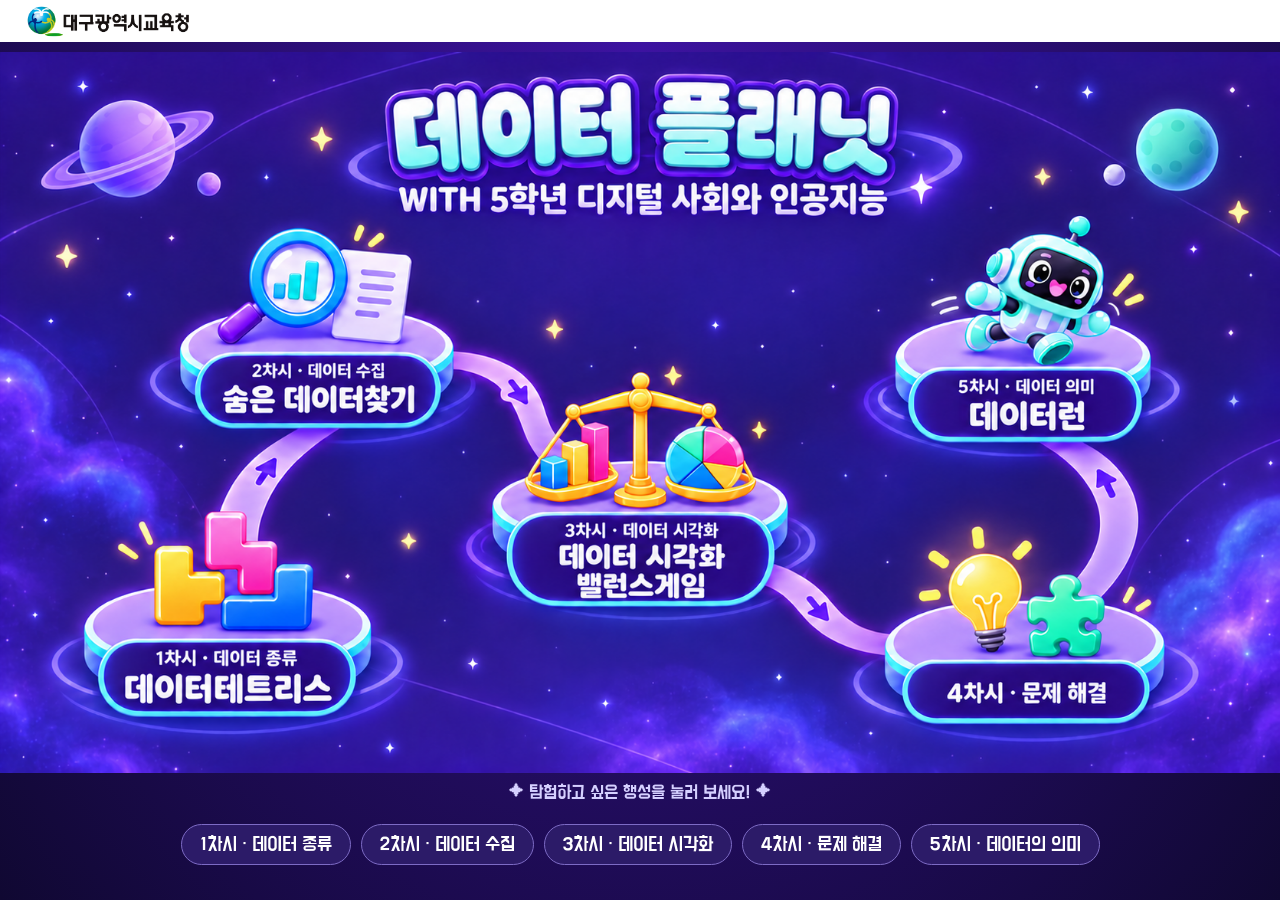
<file: index.html>
<!doctype html>
<html lang="ko"><head><meta charset="utf-8"><meta name="viewport" content="width=device-width,initial-scale=1"><title>데이터 플래닛 · 데이터로 바라보는 세상</title><link rel="stylesheet" href="portal.css?v=20261028-4"></head>
<body><div class="education-bar"><img src="assets/daegu-education.png" alt="대구광역시교육청"></div><main id="home"><h1 class="sr">데이터 플래닛 WITH 5학년 디지털 사회와 인공지능</h1><div class="planet-map"><img src="assets/main-grade5.png" alt="우주를 여행하며 데이터 종류, 수집, 시각화, 문제 해결, 데이터의 의미를 배우는 데이터 플래닛" width="1671" height="941"><a class="planet p1" href="#/1/1" aria-label="1차시 데이터 종류: 데이터 분류하기, 데이터 테트리스"><span>1차시 시작 →</span></a><a class="planet p2" href="#/2/1" aria-label="2차시 데이터 수집: 숨은 데이터 찾기"><span>2차시 시작 →</span></a><a class="planet p3" href="#/3/1" aria-label="3차시 데이터 시각화: 밸런스게임"><span>3차시 시작 →</span></a><a class="planet p4" href="#/4/1" aria-label="4차시 문제 해결: 교과서 활동과 디지털 도구"><span>4차시 시작 →</span></a><a class="planet p5" href="#/5/1" aria-label="5차시 데이터의 의미: 데이터런"><span>5차시 시작 →</span></a></div><p class="map-help">✦ 탐험하고 싶은 행성을 눌러 보세요! ✦</p><nav class="lesson-shortcuts" aria-label="차시 선택"><a href="#/1/1">1차시 · 데이터 종류</a><a href="#/2/1">2차시 · 데이터 수집</a><a href="#/3/1">3차시 · 데이터 시각화</a><a href="#/4/1">4차시 · 문제 해결</a><a href="#/5/1">5차시 · 데이터의 의미</a></nav></main>
<section id="workspace" hidden><header class="portal-header"><a class="brand" href="#">✦ 데이터 플래닛</a><nav id="lessons" aria-label="차시 메뉴"></nav><button id="fullscreen" aria-label="활동 전체 화면">⛶ 전체 화면</button></header><div class="activity-bar"><div><span id="lesson-label"></span><h2 id="activity-title"></h2></div><nav id="activities" aria-label="차시별 활동"></nav></div><div id="activity-host"></div><footer class="activity-footer"><button id="previous">← 이전 활동</button><span id="position" aria-live="polite"></span><button id="next">다음 활동 →</button></footer></section><script src="portal.js?v=20261028-5"></script></body></html>
</file>
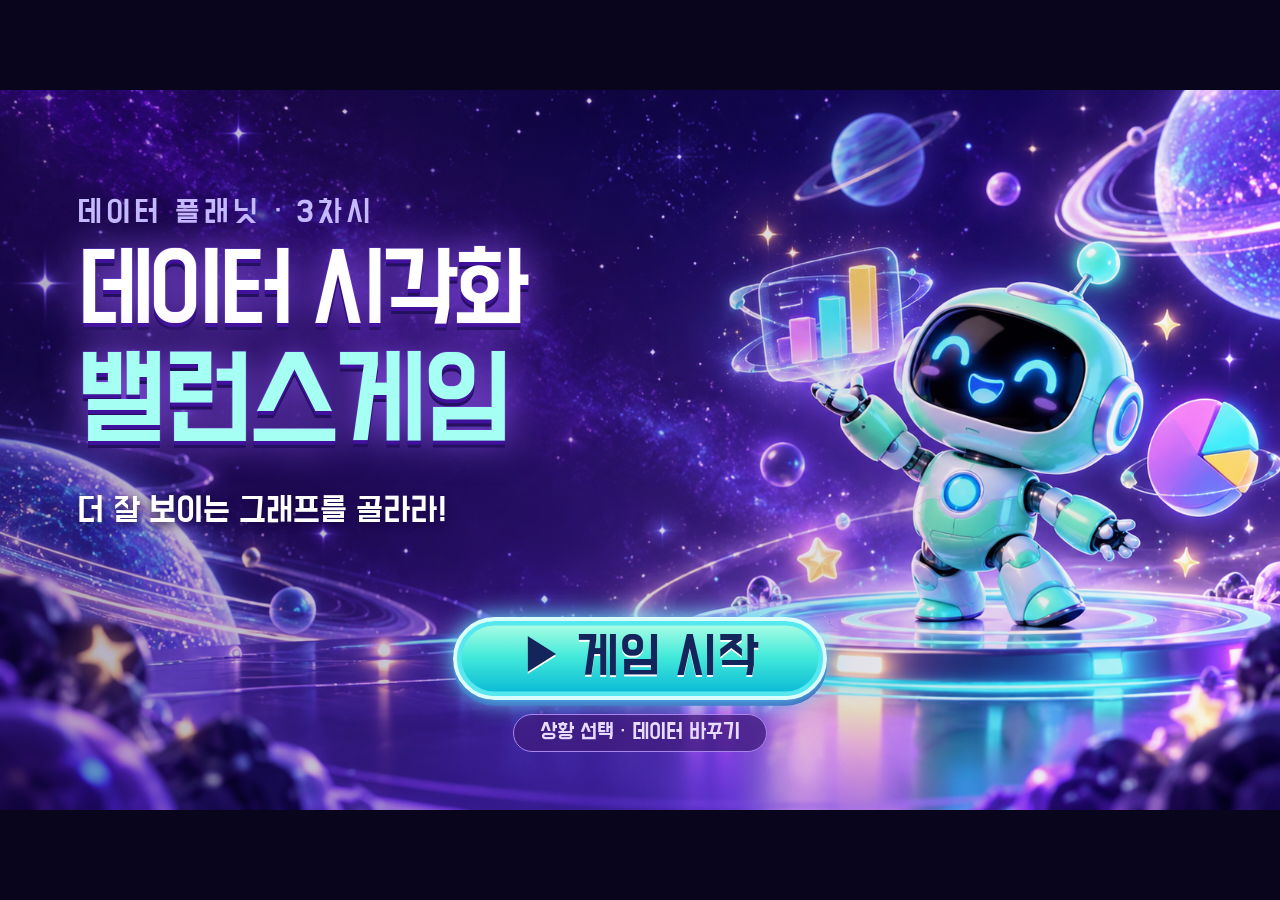
<file: activities/data-planet-balance-game/index.html>
<!doctype html><html lang="ko"><head><meta charset="utf-8"><meta name="viewport" content="width=device-width,initial-scale=1"><title>데이터 플래닛 · 밸런스게임</title><link rel="stylesheet" href="style.css?v=20261028-cloud2"></head><body><main id="stage">
<section id="home" class="screen home"><div class="home-copy"><p class="chapter">데이터 플래닛 · 3차시</p><h1>데이터 시각화<br><span>밸런스게임</span></h1><p class="subtitle">더 잘 보이는 그래프를 골라라!</p></div><div class="home-actions"><button id="launch" class="start">▶ 게임 시작</button><button id="settings" class="quiet">상황 선택 · 데이터 바꾸기</button></div></section>
<section id="intro" class="screen intro" hidden><p class="chapter">탐험 준비!</p><h2>같은 데이터, 두 가지 표현</h2><div class="instructions"><div><b>01</b><p>상황을 읽어요.</p></div><div><b>02</b><p>더 잘 전달하는<br>그래프를 눌러요.</p></div><div><b>03</b><p>결승에서 나의<br>챔피언을 골라요!</p></div></div><p class="intro-note">정답보다 중요한 건, 내가 선택한 이유!</p><button id="ready" class="start">준비 완료! 출발 →</button></section>
<section id="game" class="screen game" hidden><header class="game-top"><button id="homeBtn" class="icon" aria-label="시작 화면으로">⌂</button><span id="round"></span><span id="progress"></span><button id="fullscreen" class="icon" aria-label="전체 화면">⛶</button></header><div class="situation"><span id="topic"></span><h2 id="question"></h2></div><div id="cards" class="cards"></div></section>
<section id="result" class="screen result" hidden></section></main><div class="rotate">↻ 태블릿을 가로로 돌리면 더 크게 보여요.</div>
<dialog id="setup"><h2>탐험할 상황 선택</h2><div id="scenarios"></div><details><summary>선택한 상황의 데이터 바꾸기</summary><form id="editForm"><p>한 줄에 ‘항목, 값’ · 3~10개 · 1~100의 정수</p><textarea id="input" rows="6" aria-label="항목과 값"></textarea><p id="error" role="alert"></p><button class="small-button" type="submit">데이터 적용</button></form></details><button id="closeSetup" class="small-button">완료</button></dialog>
<dialog id="reflection"><h2>내 선택 이야기하기</h2><p id="feedback"></p><label for="reason">이 그래프를 고른 이유는?</label><textarea id="reason" rows="3" placeholder="나는 …을 알기 쉬워서 골랐어요."></textarea><button id="download" class="small-button">기록 저장</button><button id="closeReflection" class="small-button">닫기</button></dialog><script src="app.js?v=20261028-cloud2"></script></body></html>
</file>
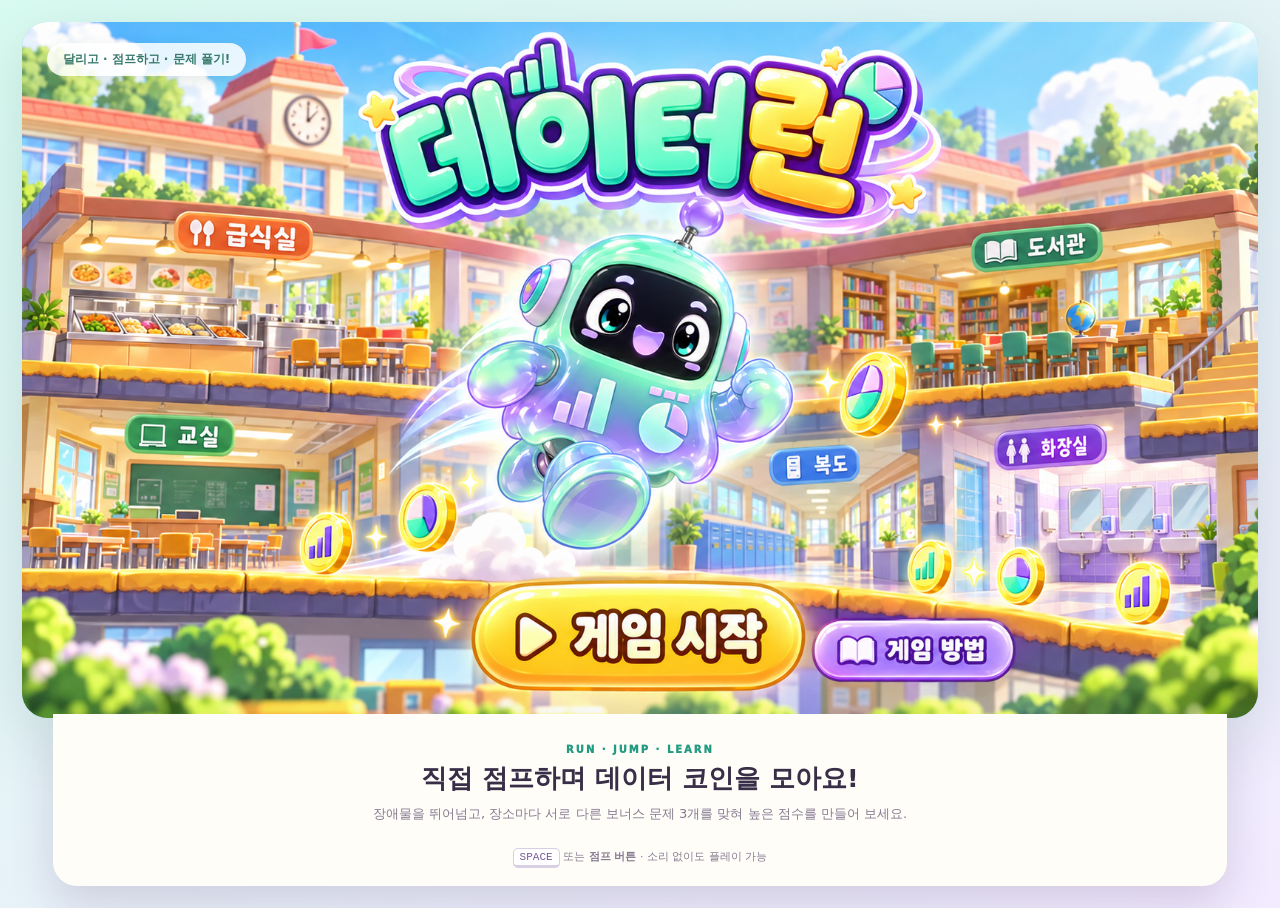
<file: activities/data-run/index.html>
<!doctype html>
<html lang="ko">
<head>
  <meta charset="utf-8">
  <meta name="viewport" content="width=device-width,initial-scale=1,viewport-fit=cover,user-scalable=no">
  <meta name="theme-color" content="#63d4bd">
  <meta name="description" content="로봇과 직접 달리고 점프하며 보너스 데이터 문제를 푸는 학교 러닝 게임">
  <title>데이터 런 — 점프! 달리기! 데이터!</title>
  <link rel="icon" href="favicon.svg" type="image/svg+xml">
  <link rel="stylesheet" href="style.css?v=15"><link rel="stylesheet" href="runner-extra.css?v=20261028-bricks">
  <link rel="preload" href="assets/start-screen.png" as="image">
</head>
<body>
<main id="app">
  <section id="home" class="home" aria-labelledby="home-title">
    <h1 id="home-title" class="sr-only">데이터 런</h1>
    <div class="hero">
      <img class="hero-art" src="assets/start-screen.png" width="1672" height="941" alt="민트색 로봇이 학교를 달리는 데이터 런">
      <button id="start" class="hotspot start-hotspot" aria-label="게임 시작"></button>
      <button id="help" class="hotspot help-hotspot" aria-label="게임 방법"></button>
      <span class="hero-badge">달리고 · 점프하고 · 문제 풀기!</span>
    </div>
    <div class="home-panel">
      <div><span class="eyebrow">RUN · JUMP · LEARN</span><h2>직접 점프하며 데이터 코인을 모아요!</h2><p>장애물을 뛰어넘고, 장소마다 서로 다른 보너스 문제 3개를 맞혀 높은 점수를 만들어 보세요.</p></div>
      <p class="home-tip"><kbd>SPACE</kbd> 또는 <b>점프 버튼</b> · 소리 없이도 플레이 가능</p>
    </div>
  </section>

  <section id="game" class="game-screen" hidden aria-label="데이터 런 달리기 게임">
    <header class="game-header">
      <button id="home-button" class="brand" aria-label="시작 화면으로">데이터<span>런</span><small>DATA RUN</small></button>
      <div class="hud">
        <div class="hud-cell"><small>점수</small><b id="score">0</b></div>
        <div class="hud-cell"><small>코인</small><b><span aria-hidden="true">●</span> <span id="coins">0</span></b></div>
        <div class="hud-cell hearts" aria-label="남은 체력"><small>체력</small><b id="hearts">♥♥♥</b></div>
        <button id="pause" class="icon-btn" aria-label="일시정지">Ⅱ</button>
      </div>
    </header>

    <div class="run-progress"><span id="stage-text">급식실 · 속도 1단계</span><div><i id="run-progress-fill"></i></div><b id="bonus-count">00:00</b></div>

    <div id="scene" class="scene" aria-label="로봇이 달리는 게임 화면">
      <div id="world" class="world"></div><div class="far-clouds"></div><div id="wind" class="wind"></div>
      <div id="theme-banner" class="theme-banner"><small>첫 번째 장소</small><b>🍽️ 급식실</b></div>
      <div id="objects" class="objects" aria-hidden="true"></div>
      <div id="runner" class="runner"><div class="runner-shadow"></div><div id="robot" class="robot" role="img" aria-label="달리는 민트색 로봇"></div></div>
      <div id="floating-score" class="floating-score" aria-live="polite"></div>
      <div id="countdown" class="countdown" aria-live="assertive"></div>
      <div class="road-line"></div>
      <div class="scene-message" id="scene-message">화면이나 점프 버튼을 눌러 장애물을 뛰어넘어요!</div>
      <button id="jump" class="jump-button" aria-label="점프"><span>↑</span><b>점프!</b><small>SPACE</small></button>
    </div>

    <div class="runner-guide"><span><i class="mini-coin">●</i> 데이터 코인은 점수</span><span><i class="mini-obstacle">▲</i> 장애물은 점프로 통과</span><span><i class="mini-bonus">?</i> 퀴즈 정답은 코인 +20~50</span></div>
  </section>

  <section id="results" class="results" hidden aria-labelledby="results-title">
    <div class="result-mascot" aria-hidden="true"></div><span class="eyebrow">RUN COMPLETE!</span>
    <h1 id="results-title">달리기 완료!</h1><p id="result-message"></p>
    <div class="result-score"><small>최종 점수</small><b id="result-score">0</b></div>
    <div class="result-stats"><div><span>모은 코인</span><b id="result-coins">0</b></div><div><span>보너스 정답</span><b id="result-correct">0 / 0</b></div><div><span>달린 거리</span><b id="result-distance">0m</b></div></div>
    <div class="result-actions"><button id="replay" class="primary">↻ 다시 플레이</button><button id="result-home" class="secondary">시작 화면</button></div>
    <div id="review" class="review"></div>
  </section>
</main>

<dialog id="help-dialog" class="modal">
  <button class="close" id="close-help" aria-label="게임 방법 닫기">×</button><span class="eyebrow">HOW TO PLAY</span><h2>달리기는 이렇게 해요!</h2>
  <ol class="howto"><li><span>1</span><div><b>캐릭터는 자동으로 달려요</b><p>길 위의 데이터 코인에 닿으면 점수가 올라가요.</p></div></li><li><span>2</span><div><b>점프해서 장애물을 넘어요</b><p>화면·점프 버튼을 클릭하거나 <kbd>SPACE</kbd>·<kbd>↑</kbd>를 눌러요. 공중에서 한 번 더 누르면 2단 점프!</p></div></li><li><span>3</span><div><b>보너스 문제를 맞혀요</b><p>달리다 문제가 나오면 알맞은 답을 골라 코인 20~50개를 받아요.</p></div></li></ol>
  <div class="learning-tip"><b>수치형 데이터</b>는 숫자로 나타낼 수 있고, <b>범주형 데이터</b>는 종류로 나뉘어요.</div><button id="help-start" class="primary wide">알겠어요! 달리기 시작 ▶</button>
</dialog>

<dialog id="bonus-dialog" class="modal bonus-modal">
  <div class="bonus-badge">★ BONUS TIME ★</div><p class="bonus-number" id="bonus-number"></p><span class="question-kind" id="question-kind"></span><h2 id="question" tabindex="-1"></h2><p class="prompt" id="prompt"></p><p class="quiz-reward">정답: 코인 +20~50 · 오답: 코인 -20</p>
  <div id="choices" class="choices" aria-label="답 선택"></div>
  <div id="feedback" class="feedback" hidden><b id="feedback-title"></b><p id="feedback-text"></p><button id="continue" class="primary wide">계속 달리기 ▶</button></div>
</dialog>

<dialog id="pause-dialog" class="modal pause-modal"><div class="pause-symbol">Ⅱ</div><h2>잠깐 쉬어 가요</h2><p>준비되면 다시 달려요.</p><button id="resume" class="primary wide">계속 달리기 ▶</button><button id="pause-home" class="text-btn wide">시작 화면으로</button></dialog>

<script src="questions.js"></script><script src="game-core.js?v=14"></script><script src="app.js?v=14"></script>
</body>
</html>
</file>
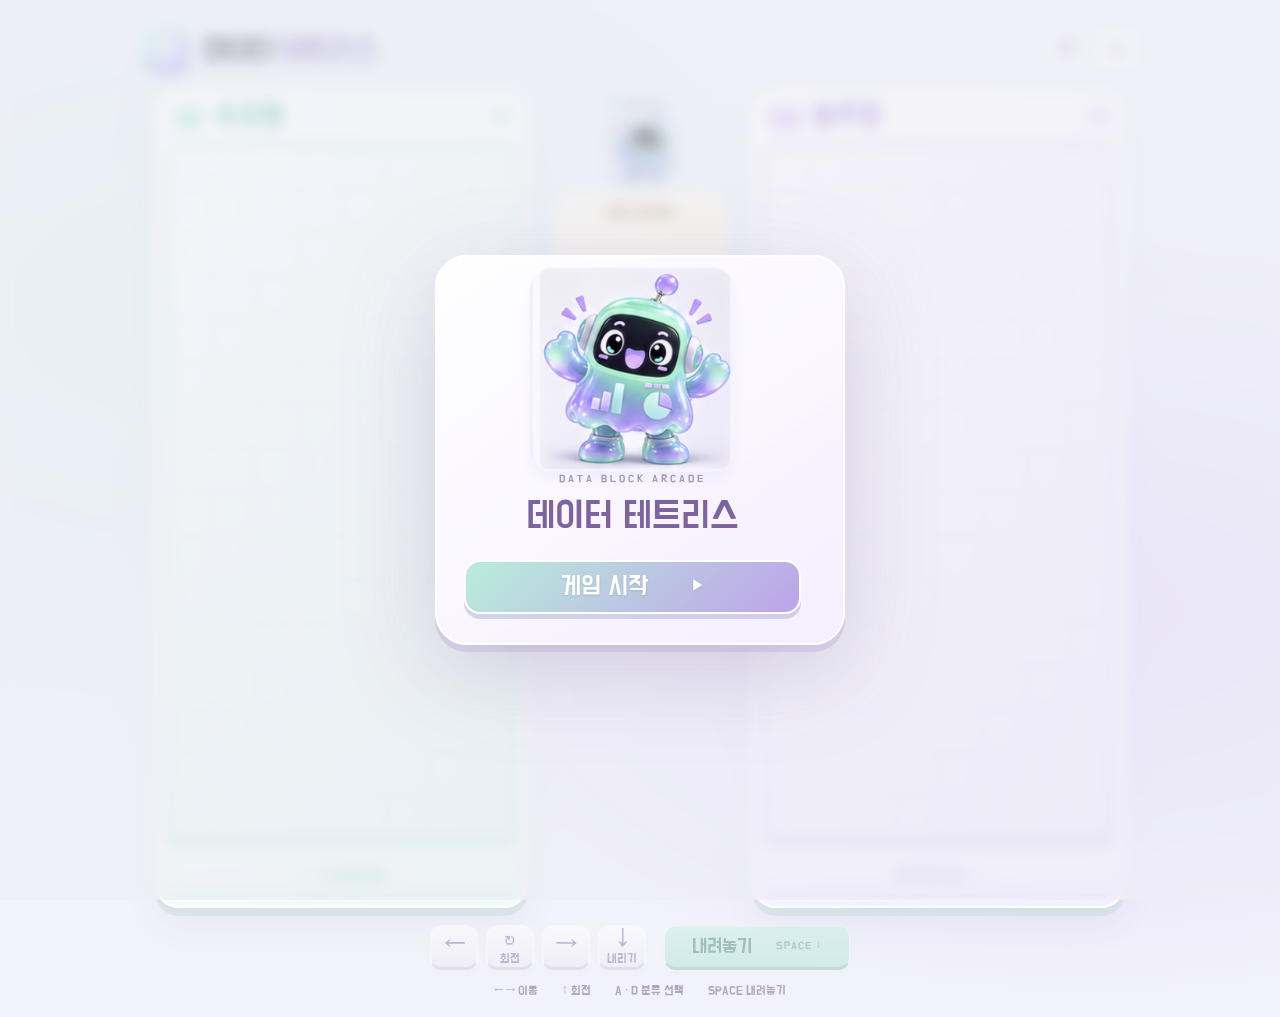
<file: activities/data-tetris-explorers/index.html>
<!doctype html><html lang="ko"><head><meta charset="utf-8"><meta name="viewport" content="width=device-width,initial-scale=1,viewport-fit=cover"><title>데이터 테트리스</title><link rel="stylesheet" href="style.css"></head><body><main class="arcade" id="game-root"><header><div class="logo"><i>▦</i><h1>데이터 <span>테트리스</span></h1></div><div class="top-buttons"><button id="pause" aria-label="일시정지" disabled>Ⅱ</button><button id="reset" aria-label="다시 시작">↻</button></div></header><div class="game-layout">
<section class="well mint"><div class="well-title"><span class="type-icon">123</span><h2>수치형</h2><span class="well-number">01</span></div><div class="board" id="board0" aria-label="수치형 테트리스 판"><div class="grid"></div><div class="pieces"></div></div><button class="choose" data-board="0">← 수치형으로</button></section>
<aside class="dashboard"><div class="status-top"><i></i><span id="status">READY</span></div><div class="mascot" id="mascot" role="img" aria-label="민트색 로봇"></div><div class="speech" id="speech" aria-live="polite">준비됐어?</div><div class="current-card" id="current-card"><span id="current-title">먼저 골라줘!</span><div id="current-shape" class="current-shape"></div><strong id="current-text">?</strong><div class="choice-arrows">← 수치형 · 범주형 →</div></div><div class="score-box"><span>SCORE</span><strong id="score">0000</strong><div class="mini-stats"><div><span>LEVEL</span><b id="level">01</b></div><div><span>LINES</span><b id="lines">00</b></div></div></div><div class="chain" id="chain">✦ LET’S PLAY ✦</div></aside>
<section class="well lilac"><div class="well-title"><span class="type-icon">가나다</span><h2>범주형</h2><span class="well-number">02</span></div><div class="board" id="board1" aria-label="범주형 테트리스 판"><div class="grid"></div><div class="pieces"></div></div><button class="choose" data-board="1">범주형으로 →</button></section></div>
<nav class="control-deck" aria-label="게임 조작"><div class="control-group"><button id="move-left" aria-label="왼쪽 이동">←</button><button id="rotate" aria-label="블록 회전">↻<small>회전</small></button><button id="move-right" aria-label="오른쪽 이동">→</button><button id="soft-drop" aria-label="한 칸 내리기">↓<small>내리기</small></button></div><button id="hard-drop" class="drop">내려놓기 <span>SPACE ↓</span></button></nav><div class="key-guide"><span>← → 이동</span><span>↑ 회전</span><span>A · D 분류 선택</span><span>SPACE 내려놓기</span></div>
<div class="screen" id="screen"><div class="screen-card"><div id="tutorial-robot" class="mascot screen-mascot" role="img" aria-label="반기는 로봇"></div><div class="tiny">DATA BLOCK ARCADE</div><h2 id="screen-title">데이터 테트리스</h2><p id="screen-score" hidden></p><div id="tutorial-content" hidden aria-live="polite"><span id="tutorial-count"></span><p id="tutorial-text"></p><div id="tutorial-example"></div></div><div class="intro-actions"><button id="tutorial-back" hidden>← 이전</button><button id="play">게임 시작 <span>▶</span></button></div></div></div><div class="screen" id="answer-screen" hidden role="dialog" aria-modal="true" aria-labelledby="answer-title"><div class="screen-card answer-card"><div id="answer-symbol" class="answer-symbol"></div><h2 id="answer-title"></h2><div id="answer-data" class="answer-data"></div><p id="answer-explanation"></p><div id="answer-penalty" hidden></div><button id="continue">블록 놓기 <span>↓</span></button></div></div></main><script src="engine.js"></script><script src="game.js"></script></body></html>
</file>
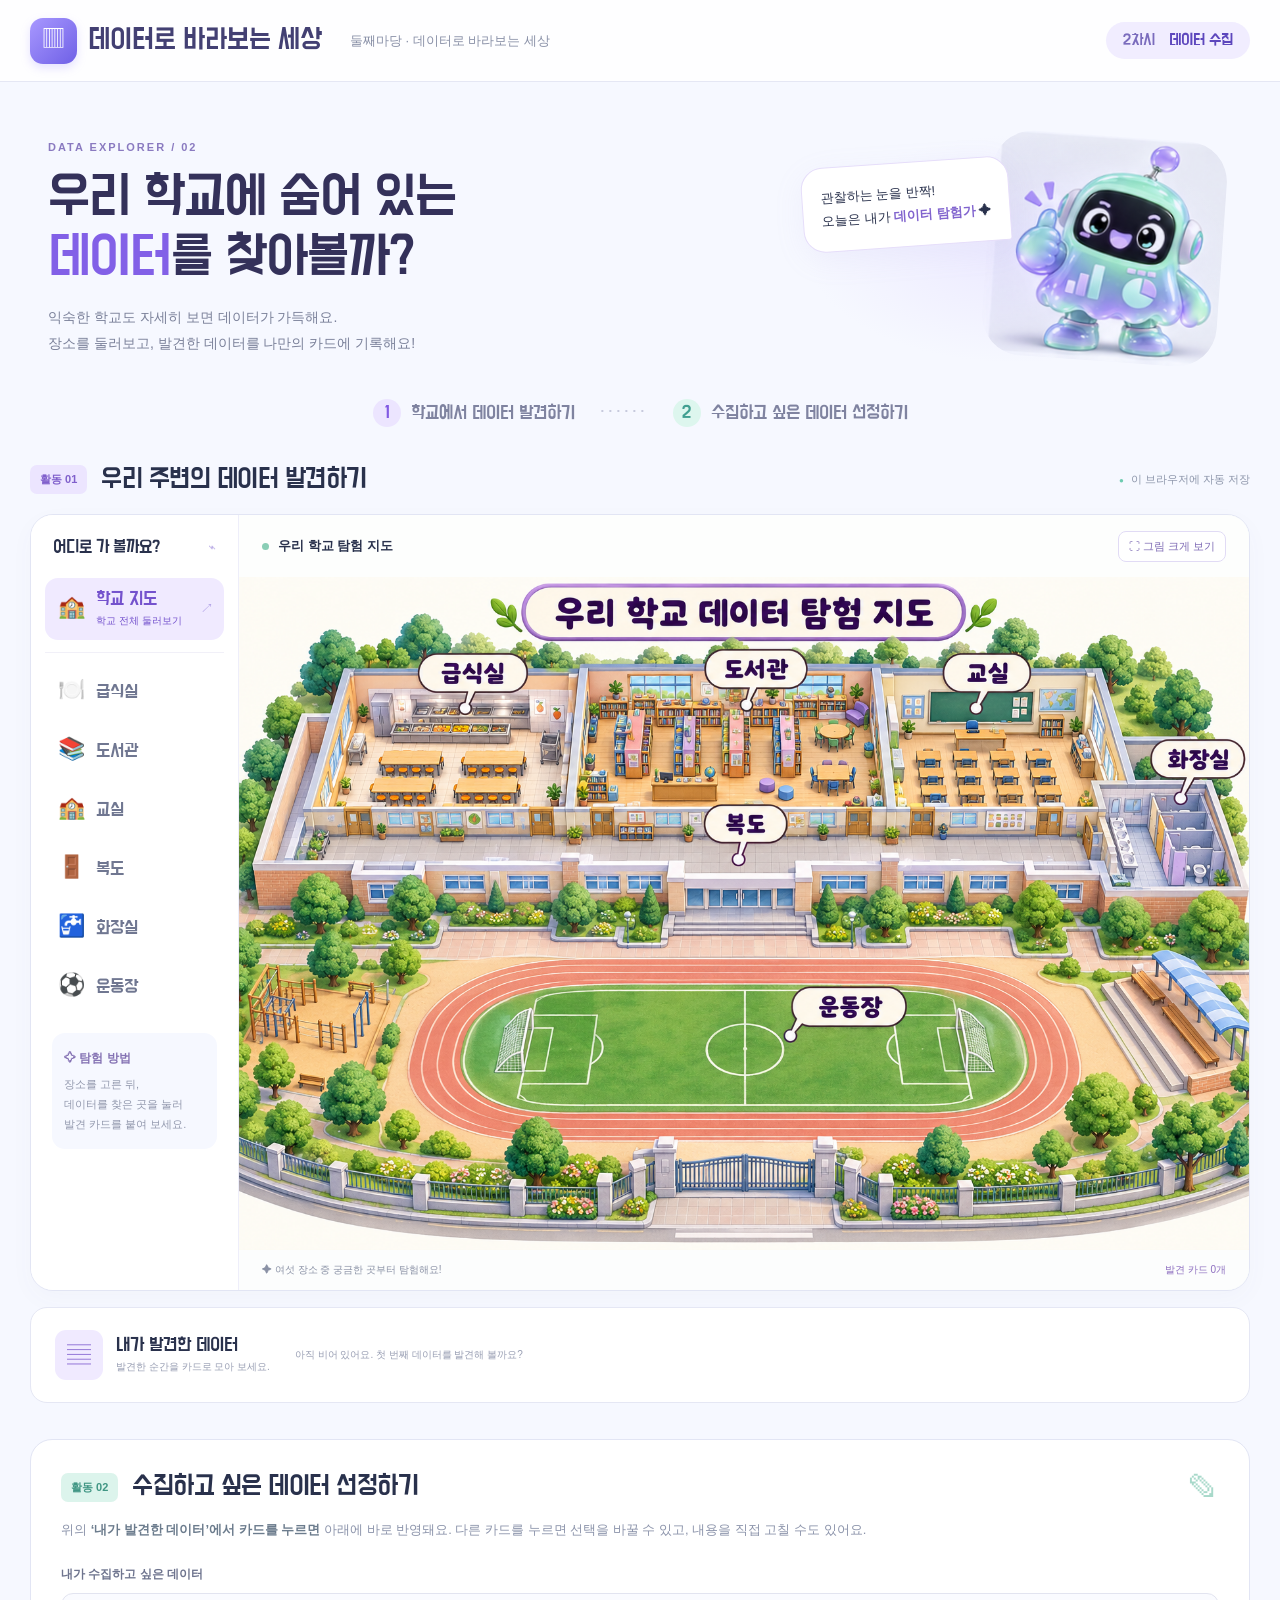
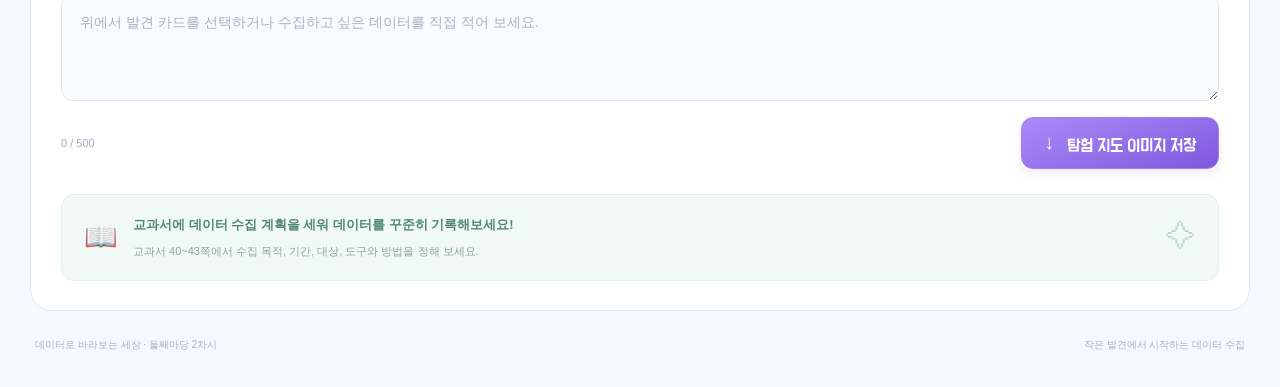
<file: activities/data-world-lesson2/index.html>
<!doctype html>
<html lang="ko"><head><meta charset="UTF-8"><meta name="viewport" content="width=device-width,initial-scale=1"><title>데이터로 바라보는 세상 · 데이터 수집</title><meta name="description" content="학교 곳곳에서 데이터를 발견하고 나만의 데이터 수집 계획을 시작해요."><link rel="stylesheet" href="style.css?v=3"></head>
<body>
<header class="header"><a class="brand" href="./"><span class="brand-icon">▥</span> 데이터로 바라보는 세상</a><span class="lesson">둘째마당 · 데이터로 바라보는 세상</span><span class="lesson-pill">2차시 <b>데이터 수집</b></span></header>
<main>
<section class="intro"><div><div class="eyebrow">DATA EXPLORER / 02</div><h1>우리 학교에 숨어 있는<br><em>데이터</em>를 찾아볼까?</h1><p>익숙한 학교도 자세히 보면 데이터가 가득해요.<br>장소를 둘러보고, 발견한 데이터를 나만의 카드에 기록해요!</p></div><div class="guide"><div class="robot" role="img" aria-label="엄지를 들고 응원하는 민트색 로봇"></div><div class="speech">관찰하는 눈을 반짝!<br>오늘은 내가 <strong>데이터 탐험가</strong> ✦</div></div></section>
<nav class="steps" aria-label="활동 순서"><a href="#explore"><b>1</b> 학교에서 데이터 발견하기</a><span>······</span><a href="#choose"><b>2</b> 수집하고 싶은 데이터 선정하기</a></nav>
<section class="explore" id="explore"><div class="section-head"><div><span class="tag">활동 01</span><h2>우리 주변의 데이터 발견하기</h2></div><div class="save-status" id="saveStatus" role="status">이 브라우저에 자동 저장</div></div>
<div class="workspace"><aside class="sidebar"><div class="sidebar-title">어디로 가 볼까요? <span>⌁</span></div><button class="place active" data-place="map"><span>🏫</span><div>학교 지도<small>학교 전체 둘러보기</small></div><i>↗</i></button><div class="place-list" id="placeList"></div><div class="tip"><span>✧ 탐험 방법</span><p>장소를 고른 뒤,<br>데이터를 찾은 곳을 눌러<br>발견 카드를 붙여 보세요.</p></div></aside>
<div class="map-area"><div class="canvas-toolbar"><div><span class="live-dot"></span><strong id="sceneTitle">우리 학교 탐험 지도</strong><span class="toolbar-sub" id="sceneSub">가고 싶은 장소를 눌러 보세요</span></div><div class="scene-actions"><button id="expandScene" class="small-button">⛶ 그림 크게 보기</button><button id="backMap" class="small-button" hidden>↖ 전체 지도</button></div></div><div class="scene-wrap" id="sceneWrap"><div id="scene" class="scene"></div><div id="cardLayer" class="card-layer"></div></div><div class="map-caption"><span id="sceneHint">✦ 여섯 장소 중 궁금한 곳부터 탐험해요!</span><span id="totalCount">발견 카드 0개</span></div></div></div>
<div class="record-strip"><div><span class="record-icon">▤</span><div><h3>내가 발견한 데이터</h3><p id="recordSubtitle">발견한 순간을 카드로 모아 보세요.</p></div></div><div id="recordList" class="records"><p class="empty">아직 비어 있어요. 첫 번째 데이터를 발견해 볼까요?</p></div></div></section>
<section class="choose" id="choose"><div class="section-head"><div><span class="tag mint">활동 02</span><h2>수집하고 싶은 데이터 선정하기</h2></div><span class="pencil">✎</span></div><p class="choose-desc">위의 <strong>‘내가 발견한 데이터’에서 카드를 누르면</strong> 아래에 바로 반영돼요. 다른 카드를 누르면 선택을 바꿀 수 있고, 내용을 직접 고칠 수도 있어요.</p><label for="selection">내가 수집하고 싶은 데이터</label><textarea id="selection" maxlength="500" rows="3" placeholder="위에서 발견 카드를 선택하거나 수집하고 싶은 데이터를 직접 적어 보세요."></textarea><div class="selection-footer"><span><span id="charCount">0</span> / 500</span><button class="primary" id="exportBtn"><span>↓</span> 탐험 지도 이미지 저장</button></div><div class="textbook-note"><span>📖</span><div><strong>교과서에 데이터 수집 계획을 세워 데이터를 꾸준히 기록해보세요!</strong><p>교과서 40~43쪽에서 수집 목적, 기간, 대상, 도구와 방법을 정해 보세요.</p></div><span class="note-star">✧</span></div></section>
<footer><span>데이터로 바라보는 세상 · 둘째마당 2차시</span><span>작은 발견에서 시작하는 데이터 수집</span></footer>
</main>
<dialog id="cardDialog"><form id="cardForm"><div class="dialog-head"><span class="tag">나의 발견 카드</span><button type="button" class="close" id="closeDialog" aria-label="닫기">×</button></div><h2 id="dialogTitle">어떤 데이터를 발견했나요?</h2><p id="dialogPlace"></p><label for="cardText">이곳에서 찾을 수 있는 데이터</label><textarea id="cardText" rows="4" maxlength="160" placeholder="발견한 데이터를 내 말로 적어 보세요." required></textarea><div class="dialog-actions"><button type="button" class="delete" id="deleteCard" hidden>카드 삭제</button><button type="button" class="secondary" id="cancelDialog">취소</button><button type="submit" class="primary">카드 저장 ↗</button></div></form></dialog><div id="toast" role="status" class="toast"></div>
<dialog id="imageDialog" class="image-dialog"><div class="zoom-toolbar"><strong id="zoomTitle">우리 학교 탐험 지도</strong><button id="closeZoom" class="small-button">닫기 ×</button></div><div id="zoomStage"></div><p class="zoom-help">그림 속 데이터가 있는 곳을 누르면 발견 카드를 작성할 수 있어요.</p></dialog><script src="app.js?v=3"></script></body></html>
</file>
<file: portal.css>
@font-face{font-family:Dohyeon;src:url('activities/data-tetris-explorers/dohyeon.ttf')}*{box-sizing:border-box}body{margin:0;background:#160d51;color:#fff;font-family:Dohyeon,'Malgun Gothic',sans-serif}button,a{-webkit-tap-highlight-color:transparent}a{color:inherit}button{font:inherit;cursor:pointer}button:focus-visible,a:focus-visible{outline:4px solid #ffdc68;outline-offset:4px}[hidden]{display:none!important}.sr{position:absolute;width:1px;height:1px;overflow:hidden;clip-path:inset(50%)}#home{min-height:100vh;display:flex;flex-direction:column;justify-content:center;background:radial-gradient(ellipse at top,#3d13a1,#100832)}.planet-map{position:relative;width:min(100%,1671px);margin:0 auto}.planet-map>img{display:block;width:100%;height:auto}.planet{position:absolute;border-radius:48%;text-decoration:none;transition:background .2s,box-shadow .2s}.planet:hover,.planet:focus-visible{background:#baffff18;box-shadow:0 0 32px #7bffff,inset 0 0 24px #8ff5ff66}.planet span{position:absolute;left:50%;bottom:1%;transform:translateX(-50%);white-space:nowrap;background:#1a0f60;border:1px solid #80faff;border-radius:20px;padding:7px 16px;opacity:0}.planet:hover span,.planet:focus-visible span{opacity:1}.p1{left:5.5%;top:62%;width:25%;height:31%}.p2{left:13%;top:24%;width:24%;height:30%}.p3{left:37%;top:44%;width:26%;height:34%}.p4{left:68%;top:64%;width:24%;height:31%}.p5{left:69%;top:22%;width:23%;height:34%}.map-help{text-align:center;color:#d5d0ff;margin:10px;font-size:15px}.lesson-shortcuts{display:flex;justify-content:center;gap:10px;flex-wrap:wrap;padding:12px 15px 25px}.lesson-shortcuts a{padding:10px 18px;text-decoration:none;border:1px solid #7d6bc5;border-radius:30px;background:#2c1b68}.lesson-shortcuts a:hover{background:#5333a0}.portal-header{display:flex;align-items:center;gap:24px;padding:12px 24px;background:#20134e;min-height:64px}.brand{text-decoration:none;white-space:nowrap;font-size:21px;color:#9afbf0}.portal-header nav{display:flex;gap:6px;flex:1;flex-wrap:wrap}.portal-header nav a{padding:8px 12px;text-decoration:none;border-radius:8px;color:#c9c0e9}.portal-header nav a[aria-current]{background:#5d3bbb;color:white}.portal-header button{background:transparent;border:1px solid #7864b2;color:white;border-radius:8px;padding:8px 12px}.activity-bar{display:flex;align-items:center;justify-content:space-between;gap:18px;padding:13px 24px;background:#f8f6ff;color:#2b1a58}.activity-bar span{font-size:12px;color:#7255a5}.activity-bar h2{font-size:20px;margin:5px 0 0}.activity-bar nav{display:flex;gap:8px;flex-wrap:wrap}.activity-bar nav a{font-family:'Malgun Gothic',sans-serif;font-weight:bold;font-size:14px;padding:12px 16px;text-decoration:none;border-radius:12px;border:1px solid #d7ceee}.activity-bar nav a[aria-current]{background:#5939ae;color:white;border-color:#5939ae}#activity-host{background:#f3f3fa;min-height:calc(100dvh - 218px)}iframe{width:100%;height:calc(100dvh - 218px);min-height:500px;display:block;border:0;background:white}.activity-footer{display:flex;justify-content:space-between;align-items:center;gap:12px;padding:10px 24px;background:#20134e;min-height:62px}.activity-footer button{border:1px solid #7864b2;border-radius:10px;padding:10px 18px;color:white;background:#423080}.activity-footer button:last-child{background:#9ef1df;color:#183c3b;border-color:#9ef1df}.activity-footer span{font-size:13px;color:#d3c9ef}.info{max-width:1000px;margin:auto;text-align:center;padding:64px 25px 70px;color:#2d2152}.info .icon{font-size:60px}.info h3{font-size:clamp(24px,3vw,35px);line-height:1.65;margin:20px 0}.info p{font-family:'Malgun Gothic',sans-serif;line-height:1.9;color:#665b7e}.tools{display:flex;gap:20px;justify-content:center;flex-wrap:wrap;margin-top:32px}.tool{flex:1;min-width:240px;max-width:400px;display:block;text-decoration:none;text-align:left;padding:30px;border:1px solid #d8cfee;border-radius:22px;background:white;box-shadow:0 8px 24px #3d1c7410}.tool strong{display:block;font-size:25px;margin:12px 0}.tool span{color:#7254b1}.tool:hover{box-shadow:0 8px 26px #54339933}.book-note{background:white;padding:24px;border-radius:18px;margin:30px auto;max-width:650px}.fullscreen-only #activity-host:fullscreen{overflow:auto;background:#f3f3fa}#activity-host:fullscreen iframe{height:100dvh}.exit-full{position:fixed;right:14px;top:14px;z-index:99;background:#241750;color:white;border:1px solid #b7a6ed;border-radius:10px;padding:10px}#activity-host:not(:fullscreen)>.exit-full{display:none}@media(max-width:760px){.portal-header{gap:10px;padding:10px;flex-wrap:wrap}.brand{font-size:18px}.portal-header nav{order:3;flex-basis:100%;justify-content:center}.portal-header button{margin-left:auto}.activity-bar{padding:12px;align-items:flex-start;flex-direction:column;gap:10px}.activity-bar nav{width:100%}.activity-bar nav a{flex:1;text-align:center;padding:10px;font-size:12px}.activity-footer{padding:10px}.activity-footer button{font-size:12px;padding:10px}.activity-footer span{font-size:11px}.info{padding:35px 20px}.map-help{font-size:12px}.lesson-shortcuts a{font-size:13px}.planet span{font-size:10px;padding:4px 7px}iframe{height:calc(100dvh - 290px)}}
.education-bar{height:42px;background:#fff;display:flex;align-items:center;padding:0 18px;overflow:hidden}.education-bar img{width:180px;height:60px;object-fit:contain;flex:none}#home{min-height:calc(100dvh - 42px)}#activity-host{min-height:calc(100dvh - 260px)}iframe{height:calc(100dvh - 260px)}@media(max-width:760px){.education-bar{padding-left:10px}.education-bar img{width:156px;height:52px}iframe{height:calc(100dvh - 332px)}}
</file>
<file: activities/data-planet-balance-game/style.css>
*{box-sizing:border-box}html,body{margin:0;width:100%;height:100%;overflow:hidden}body{font-family:'Malgun Gothic',sans-serif;background:#08051d;color:white;display:grid;place-items:center}button{font:inherit;cursor:pointer;touch-action:manipulation}button:focus-visible{outline:4px solid #fff477;outline-offset:4px}[hidden]{display:none!important}#stage{width:min(100vw,177.7778dvh);height:min(100dvh,56.25vw);position:relative;overflow:hidden;container-type:size;background:radial-gradient(ellipse at 70% 30%,#5426a9,#21105c 60%,#11082e)}.screen{position:absolute;inset:0}.home{background:linear-gradient(90deg,#17084955,transparent),url('assets/space-stage.png') center/cover}.home-copy{position:absolute;left:6%;top:15%;width:65%}.chapter{font-size:2cqw;letter-spacing:.15em;font-weight:800;color:#c5baff;margin:0 0 2cqh}.home h1{font-size:6.2cqw;line-height:1.28;letter-spacing:-.06em;margin:0;color:white;-webkit-text-stroke:.1cqw #422296;paint-order:stroke fill;text-shadow:0 .55cqh 0 #40119b,0 1cqh 0 #24105f,0 0 3cqw #9b5dff}.home h1 span{color:#a5fff3;font-size:7.4cqw}.subtitle{font-size:2.2cqw;font-weight:800;text-shadow:0 3px 8px #170542}.home-actions{position:absolute;bottom:8%;left:24%;width:52%;display:grid;justify-items:center;gap:2cqh}.start{border:.35cqw solid #d9fffc;border-radius:8cqw;padding:1.5cqh 5cqw;background:linear-gradient(#b3ffe4,#42e9da 48%,#06b7d6);color:#14255b;font-weight:900;font-size:3.4cqw;box-shadow:inset 0 0 0 .35cqw #56e8ef,0 0 2cqw #66edff,0 .8cqh 0 #3346ae;text-shadow:0 2px 0 white;min-height:10cqh}.start:hover{filter:brightness(1.12)}.quiet{font-size:1.4cqw;color:#e8dbff;background:#3f1b7cbf;border:1px solid #a984eb;border-radius:30px;padding:1cqh 2cqw}.intro{display:flex;align-items:center;justify-content:center;flex-direction:column;background:radial-gradient(ellipse at top,#5533b6,#170c44);text-align:center}.intro h2{font-size:4cqw;margin:1cqh 0 6cqh}.instructions{display:flex;gap:3cqw}.instructions>div{width:23cqw;padding:3cqh 1cqw;border:1px solid #a28bde;border-radius:2cqw;background:#ffffff0c}.instructions b{font-size:3cqw;color:#85fff0}.instructions p{font-size:2.2cqw;font-weight:700;line-height:1.55;margin:1cqh}.intro-note{font-size:1.8cqw;color:#ded1ff;margin:4cqh 0}.intro .start{font-size:2.6cqw}.game{display:flex;flex-direction:column;background:linear-gradient(135deg,#211053,#0e173f)}.game-top{height:9cqh;display:flex;align-items:center;justify-content:center;gap:2cqw;background:#110d29;color:#d8ccff;font-size:1.7cqw;font-weight:700;padding:0 2cqw}.icon{width:5cqh;height:5cqh;border:1px solid #8570b7;background:#ffffff0c;color:white;border-radius:50%;font-size:3cqh;line-height:1}.game-top .icon:first-child{margin-right:auto}.game-top .icon:last-child{margin-left:auto}#progress{font-size:1.3cqw;color:#b0a6cd}.situation{height:19cqh;display:flex;flex-direction:column;align-items:center;justify-content:center;text-align:center;padding:1cqh 3cqw}.situation>span{font-size:1.5cqw;color:#c7b7ee}.situation h2{font-size:2.8cqw;line-height:1.35;margin:1cqh 0;color:#fff;letter-spacing:-.04em}.cards{flex:1;min-height:0;display:grid;grid-template-columns:1fr 1fr;gap:1.4cqw;padding:0 2cqw 3cqh;position:relative}.cards::after{content:'VS';position:absolute;left:50%;top:48%;transform:translate(-50%,-50%) rotate(-8deg);font-size:3.5cqw;font-weight:1000;font-style:italic;color:#ffec98;text-shadow:0 3px #7626c5,0 0 10px #5e35bc;-webkit-text-stroke:.1cqw #422281;pointer-events:none}.choice{border:.35cqw solid #78e9f7;background:#fbfdff;border-radius:2cqw;padding:0;overflow:hidden;display:flex;flex-direction:column;box-shadow:0 0 1.5cqw #2cb6ee44;transition:transform .15s}.choice:nth-child(2){border-color:#db9aff;box-shadow:0 0 1.5cqw #b45ef044}.choice:hover{transform:translateY(-.6cqh)}.choice:active{transform:scale(.98)}.chart{flex:1;min-height:0;display:flex;align-items:center;justify-content:center;padding:2cqh 2cqw;color:#253550}.chart svg{width:100%;height:100%;overflow:visible}.chart-name{background:linear-gradient(90deg,#105c89,#238eb0);color:white;font-size:2.4cqw;font-weight:900;padding:1.7cqh 1cqw}.choice:nth-child(2) .chart-name{background:linear-gradient(90deg,#7035aa,#9e55c3)}.cloud-wrap{width:100%;text-align:center}.cloud{display:flex;flex-wrap:wrap;align-items:center;justify-content:center;gap:1.5cqh 1.3cqw}.cloud span{font-weight:900;line-height:1.1}.cloud-wrap small{display:block;font-size:1.1cqw;color:#566079;margin-top:3cqh}.pict{width:100%;font-size:1.3cqw}.pict-row{display:flex;align-items:center;gap:1cqw;margin:2.5cqh 0}.pict-label{width:5.5cqw;flex-shrink:0;overflow-wrap:anywhere}.dots{display:flex;flex-wrap:wrap;gap:.35cqw;flex:1}.dot{width:1.05cqw;height:1.05cqw;border-radius:50%;background:#3c9375}.pict small{display:block;font-size:1.1cqw;color:#566079}.result{display:flex;flex-direction:column;align-items:center;justify-content:center;background:radial-gradient(ellipse at top,#5631ad,#160d3d);padding:3cqh}.result .chapter{font-size:1.5cqw;margin:0}.result h2{font-size:3.2cqw;margin:1cqh 0 2cqh}.winner-card{height:53cqh;width:54cqw;background:white;border:.4cqw solid #ffe191;border-radius:2cqw;box-shadow:0 0 3cqw #b985e866;display:flex;flex-direction:column}.winner-card .chart-name{text-align:center;background:#57358c;font-size:2cqw}.result-actions{display:flex;gap:1.5cqw;margin-top:3cqh}.result-actions button{font-size:1.6cqw;padding:1.5cqh 2.5cqw;border-radius:5cqw;border:2px solid #bba3f2;color:white;background:#54348d}.result-actions .next{background:linear-gradient(#a5ffec,#42d9da);color:#143759;border-color:#d0fff6;font-weight:800}dialog{max-width:620px;width:85%;max-height:85dvh;overflow:auto;border:2px solid #ac93e3;border-radius:22px;padding:28px;color:#30214c;background:#f8f5ff;box-shadow:0 20px 100px #0006}dialog::backdrop{background:#08031bbd}dialog h2{margin-top:0}dialog p{line-height:1.7}#scenarios{display:grid;grid-template-columns:1fr 1fr;gap:10px;margin:20px 0}#scenarios button,.small-button{padding:12px 18px;border:1px solid #b4a1d4;border-radius:12px;background:white;color:#4a2d79;font-weight:700;font-size:16px}#scenarios .active,.small-button{background:#6544a5;color:white}details{margin-bottom:20px}summary{cursor:pointer;padding:12px 0}textarea{width:100%;padding:12px;font:inherit;margin:12px 0;border:1px solid #b6a7d1;border-radius:10px}#error{color:#a32f52}#feedback{font-size:16px}label{display:block}.rotate{display:none}@media(orientation:portrait){.rotate{display:block;position:fixed;bottom:10%;width:100%;text-align:center;font-size:16px;color:#cbb9ec;padding:15px}}@media(prefers-reduced-motion:reduce){*{transition:none!important}}
@font-face{font-family:Dohyeon;src:url('assets/BMDOHYEON.ttf') format('truetype');font-weight:100 900;font-display:swap}body,button,textarea{font-family:Dohyeon,'Malgun Gothic',sans-serif;font-weight:400}.reason-screen{width:76%;text-align:center}.reason-screen h2{font-size:3cqw}.reason-screen label{font-size:2cqw;margin:4cqh 0 2cqh}.reason-screen textarea{height:23cqh;font-size:2cqw;line-height:1.5;resize:none}.reason-screen .start{font-size:2.2cqw}.reason-error{height:3cqh;font-size:1.5cqw;color:#ffe197}.compare-title{font-size:2.6cqw!important;margin:0 0 1cqh!important}.comparison{display:grid;grid-template-columns:repeat(4,1fr);gap:1.2cqw;width:96%;height:56cqh}.candidate{background:#fff;color:#292647;border-radius:1.2cqw;overflow:hidden;border:.25cqw solid #a891d8;display:flex;flex-direction:column;min-width:0}.candidate.mine{border-color:#53e8f2}.candidate.recommended{box-shadow:0 0 1.5cqw #ffd97866}.badges{height:5cqh;display:flex;justify-content:center;align-items:center;gap:.4cqw;background:#f0edf7}.badge{font-size:1.05cqw;padding:.5cqh .6cqw;border-radius:2cqw;background:#c4f6fa;color:#155169}.badge.answer{background:#ffecae;color:#714a0b}.candidate h3{font-size:1.7cqw;text-align:center;margin:1.5cqh 0 0}.candidate .chart{padding:1cqh .8cqw;max-height:29cqh}.candidate .chart svg{overflow:hidden}.candidate p{font-size:1.3cqw;line-height:1.6;padding:0 1.2cqw;margin:1cqh 0 2cqh;min-height:8cqh}.candidate .cloud span{font-size:1.7cqw!important}.candidate .cloud{gap:.5cqw}.candidate .cloud-wrap small,.candidate .pict small{font-size:.8cqw}.candidate .pict{font-size:.85cqw}.candidate .pict-label{width:3.5cqw}.candidate .pict-row{gap:.3cqw;margin:1cqh 0}.candidate .dot{width:.55cqw;height:.55cqw}.candidate .dots{gap:.2cqw}.my-reason{font-size:1.3cqw;line-height:1.5;width:94%;max-height:8cqh;overflow:auto;margin:1.5cqh 0;color:#e9e1ff;overflow-wrap:anywhere}.compare-note{font-size:1.25cqw;color:#ffe9a5;margin:0}.result.compare{justify-content:space-evenly;padding:2cqh}.compare .result-actions{margin-top:1cqh}.compare .result-actions button{font-size:1.3cqw;padding:1cqh 2cqw}
.reason-layout{display:grid;grid-template-columns:1fr 1fr;gap:3cqw;width:94%;height:82cqh;align-items:center}.reason-preview{height:66cqh;display:flex;flex-direction:column;background:#fbfdff;border:.35cqw solid #78e9f7;border-radius:2cqw;overflow:hidden;box-shadow:0 0 2cqw #53dbed44}.reason-preview .chart-name{text-align:center}.reason-layout .reason-screen{width:100%;min-width:0}.reason-layout .reason-screen h2{font-size:2.7cqw;line-height:1.5;margin:2cqh 0}.reason-layout .reason-screen .chapter{font-size:1.6cqw}.reason-layout .reason-screen label{font-size:1.8cqw;margin:3cqh 0 1cqh}.reason-layout .reason-screen textarea{height:28cqh;font-size:1.8cqw}.reason-layout .reason-screen .start{width:100%;font-size:1.9cqw;padding:1.5cqh 1cqw}
.picture-symbol{width:2.3cqw;height:2.6cqw;position:relative;display:inline-block;flex:none}.picture-symbol svg{width:100%;height:100%;display:block}.picture-ghost,.picture-fill{position:absolute;inset:0;display:flex;align-items:center;justify-content:center;font-size:2.1cqw;line-height:1}.picture-ghost{opacity:.13;filter:grayscale(1)}.dots{gap:.15cqw;align-items:center}.candidate .picture-symbol{width:1.15cqw;height:1.4cqw}.candidate .picture-ghost,.candidate .picture-fill{font-size:1.1cqw}.candidate .dots{gap:.08cqw}
/* 응답 빈도에 따른 크기를 비교 카드에서도 유지합니다. */
.cloud span{font-size:calc(var(--word-size) * 1cqw)}
.candidate .cloud span{font-size:calc(var(--word-size) * .48cqw)!important}
.pict.dense .pict-row{margin:.7cqh 0}.pict.dense .picture-symbol{height:1.8cqw;width:1.6cqw}.pict.dense .picture-ghost,.pict.dense .picture-fill{font-size:1.6cqw}.candidate .pict.dense .pict-row{margin:.35cqh 0}.candidate .pict.dense .picture-symbol{width:.8cqw;height:.9cqw}.candidate .pict.dense .picture-ghost,.candidate .pict.dense .picture-fill{font-size:.8cqw}
</file>
<file: activities/data-run/style.css>
:root{--mint:#55ceb4;--mint-dark:#239b82;--purple:#8355d7;--yellow:#ffd84d;--ink:#382e47;--paper:#fffdf8;--danger:#ed6e68}*{box-sizing:border-box}html,body{margin:0;min-height:100%;font-family:"Pretendard","Noto Sans KR",system-ui,sans-serif;color:var(--ink);background:#dff7ef}button,input{font:inherit}button{border:0;cursor:pointer}.sr-only{position:absolute!important;width:1px;height:1px;padding:0;margin:-1px;overflow:hidden;clip:rect(0,0,0,0);white-space:nowrap;border:0}[hidden]{display:none!important}:focus-visible{outline:4px solid #5530a8;outline-offset:3px}.home{min-height:100dvh;background:linear-gradient(150deg,#d9fbf1,#f3ebff);padding:clamp(0px,2vw,22px);display:flex;flex-direction:column;align-items:center}.hero{position:relative;width:min(100%,1440px);aspect-ratio:1672/941;overflow:hidden;border-radius:clamp(0px,2vw,26px);box-shadow:0 18px 60px #3d6b6730;background:#87dbf8}.hero-art{display:block;width:100%;height:100%;object-fit:cover}.hotspot{position:absolute;background:#fff0;border-radius:999px}.hotspot:hover{background:#fff2;box-shadow:0 0 0 6px #fff6}.start-hotspot{left:36%;top:78%;width:28%;height:17%}.help-hotspot{left:65.5%;top:84%;width:17%;height:10%}.hero-badge{position:absolute;left:2%;top:3%;background:#ffffffd9;color:#38796b;padding:8px 16px;border-radius:22px;font-size:12px;font-weight:900;box-shadow:0 4px 14px #305e5520}.home-panel{width:min(1180px,95%);margin-top:-4px;background:#fffdf8;padding:24px 32px 20px;border-radius:0 0 24px 24px;display:grid;grid-template-columns:1fr;gap:16px;box-shadow:0 18px 45px #563c7130;position:relative;text-align:center}.home-panel h2{font-size:clamp(19px,2vw,27px);margin:4px 0}.home-panel p{font-size:13px;color:#867a91;margin:7px 0;line-height:1.7}.eyebrow{color:var(--mint-dark);font-size:10px;font-weight:1000;letter-spacing:2px}.course-picker{border:0;padding:0;margin:0;display:flex;gap:8px;align-items:center}.course-picker legend{font-size:11px;color:#82738e;font-weight:900;margin-bottom:7px}.course-picker label{flex:1;cursor:pointer}.course-picker input{position:absolute;opacity:0}.course-picker span{display:block;text-align:center;background:#f4effa;border:2px solid transparent;border-radius:12px;padding:10px 8px;font-size:10px;color:#786789}.course-picker b{display:block;font-size:14px;color:#6d4c9d;margin-top:2px}.course-picker input:checked+span{background:#e7fff6;border-color:#64ceb6;color:#287d69;box-shadow:0 3px 0 #b8e9dc}.course-picker input:checked+span b{color:#21836d}.home-tip{grid-column:1/-1;text-align:center!important;font-size:11px!important;margin:0!important}.home-tip kbd,kbd{background:white;border:1px solid #d9cfe3;border-bottom-width:3px;border-radius:5px;padding:2px 6px;color:#76599a}
.game-screen{height:100dvh;min-height:560px;max-width:1500px;margin:auto;background:#f8f5fd;box-shadow:0 0 80px #274e4530;display:flex;flex-direction:column;overflow:hidden;user-select:none;touch-action:manipulation}.game-header{height:70px;flex:none;display:flex;align-items:center;justify-content:space-between;padding:0 clamp(14px,4vw,58px);background:#fffdf8;border-bottom:1px solid #ede5f2}.brand{background:none;font-size:24px;font-weight:1000;letter-spacing:-2px;color:#36aa91;line-height:1}.brand span{color:#f0b825}.brand small{display:block;font-size:7px;letter-spacing:3px;color:#9d8ea7;margin-top:6px}.hud{display:flex;align-items:center;gap:clamp(12px,3vw,34px)}.hud-cell small{display:block;font-size:9px;color:#988ca3}.hud-cell b{font-size:21px;font-variant-numeric:tabular-nums}.hud-cell:nth-child(2) b{color:#cf991f}.hearts b{color:#ee696d;letter-spacing:2px}.icon-btn{width:39px;height:39px;border:1px solid #ded5e7;border-radius:12px;background:white;color:#8464a8;font-size:18px;font-weight:900}.run-progress{height:45px;flex:none;display:grid;grid-template-columns:auto minmax(120px,420px) auto;align-items:center;justify-content:center;gap:13px;background:#f3eef9;padding:0 16px;font-size:10px;color:#7e708c;font-weight:800}.run-progress>div{height:8px;background:#ded5e9;border-radius:8px;overflow:hidden;width:min(35vw,420px)}.run-progress i{display:block;height:100%;width:0;background:linear-gradient(90deg,#63d5bb,#ffcf41);border-radius:8px;transition:width .15s linear}.run-progress b{color:#68499b;font-size:12px}.scene{position:relative;flex:1;min-height:370px;overflow:hidden;isolation:isolate;background:#b9ecf7;cursor:pointer}.world{position:absolute;inset:0;background:url('assets/school-world.png') repeat-x left bottom/auto 100%;will-change:background-position}.far-clouds{position:absolute;inset:0;background:linear-gradient(100deg,transparent 0 20%,#fff6 22% 28%,transparent 30% 65%,#fff5 68% 74%,transparent 76%);animation:clouds 18s linear infinite;opacity:.35}.scene::after{content:"";position:absolute;left:0;right:0;bottom:0;height:19%;z-index:1;background:linear-gradient(#ffd957,#eeb542);border-top:4px solid #fff0a3;box-shadow:inset 0 10px #d4902a44}.road-line{position:absolute;z-index:3;bottom:12%;left:0;width:200%;height:5px;background:repeating-linear-gradient(90deg,#fff 0 55px,transparent 55px 100px);opacity:.8;animation:road .75s linear infinite}.objects{position:absolute;inset:0;z-index:4}.game-object{position:absolute;bottom:18%;will-change:transform;display:grid;place-items:center}.coin{width:48px;height:48px;border-radius:50%;background:radial-gradient(circle at 35% 28%,#fff7ae 0 12%,#ffd542 14% 57%,#eca91e 59% 68%,#ffeb78 70%);border:3px solid #fff0a1;box-shadow:0 4px 0 #bd7e1d,0 0 22px #ffe76e;color:#8148c4;font-size:22px;font-weight:1000;animation:coinshine .8s ease-in-out infinite}.coin::after{content:"▥"}.obstacle{width:55px;height:68px;border-radius:12px 12px 7px 7px;background:linear-gradient(135deg,#a978dc,#7141ae);border:4px solid #cba7ed;box-shadow:0 5px 0 #4f327c;color:white;font-size:29px}.obstacle::before{content:"!";display:grid;place-items:center;width:27px;height:27px;border-radius:50%;background:#ffdb4c;color:#6e417b;font-size:18px;font-weight:1000}.runner{position:absolute;left:18%;bottom:13%;width:clamp(115px,15vw,205px);aspect-ratio:3/4;z-index:6;will-change:transform}.robot{position:absolute;inset:0;background:url('assets/robot-run.png') no-repeat 0 0/400% 100%;animation:run .5s steps(4) infinite;filter:drop-shadow(0 7px 3px #334a5633)}.runner-shadow{position:absolute;width:65%;height:7%;left:20%;bottom:1%;border-radius:50%;background:#4e3f4b55;filter:blur(4px);transition:opacity .15s}.runner.jumping{animation:jump .72s cubic-bezier(.25,.7,.36,1)}.runner.jumping .runner-shadow{opacity:.25}.runner.hit{animation:hit .55s ease}.runner.hit .robot{filter:drop-shadow(0 0 8px #fff) sepia(1) saturate(4)}.floating-score{position:absolute;z-index:10;left:28%;top:28%;font-size:30px;font-weight:1000;color:#fff;text-shadow:0 3px 0 #8d5b1c,0 0 8px #372b50;opacity:0}.floating-score.show{animation:floatScore .85s ease-out}.countdown{position:absolute;z-index:20;inset:0;display:grid;place-items:center;font-size:clamp(65px,11vw,140px);font-weight:1000;color:white;text-shadow:0 7px 0 #6948a8,0 0 30px #2d224c}.countdown:empty{display:none}.scene-message{position:absolute;z-index:8;top:18px;left:50%;transform:translateX(-50%);background:#fffdf4e8;border:2px solid white;border-radius:24px;padding:8px 17px;box-shadow:0 5px 18px #4e3b6424;font-size:11px;font-weight:800;color:#715c7c;white-space:nowrap}.jump-button{position:absolute;z-index:12;right:4%;bottom:10%;width:clamp(85px,10vw,122px);aspect-ratio:1;border-radius:50%;background:linear-gradient(#ffe66f,#ffc828);border:6px solid #fff2a3;box-shadow:0 8px 0 #d3941f,0 11px 25px #5a3e552f;color:#71441d;display:flex;flex-direction:column;align-items:center;justify-content:center}.jump-button span{font-size:27px;line-height:.8}.jump-button b{font-size:18px}.jump-button small{font-size:8px;margin-top:3px;color:#8b6438}.jump-button:active{transform:translateY(6px);box-shadow:0 2px 0 #d3941f}.runner-guide{height:54px;flex:none;background:#fffdf8;display:flex;align-items:center;justify-content:center;gap:clamp(14px,5vw,70px);font-size:11px;font-weight:700;color:#7a6d83}.runner-guide i{display:inline-grid;place-items:center;font-style:normal;margin-right:5px}.mini-coin{color:#e2a619}.mini-obstacle{color:#8049bb}.mini-bonus{width:20px;height:20px;border-radius:50%;background:#8060c5;color:#fff}
.modal{width:min(610px,calc(100% - 26px));border:0;border-radius:24px;padding:32px;background:#fffdf9;color:var(--ink);box-shadow:0 25px 100px #28203d66;max-height:92dvh;overflow:auto}.modal::backdrop{background:#2c234b9c;backdrop-filter:blur(5px)}.modal h2{font-size:clamp(21px,4vw,29px);line-height:1.5;margin:9px 0 12px;letter-spacing:-.6px}.close{position:absolute;right:15px;top:13px;width:34px;height:34px;border-radius:50%;background:#efe8f6;color:#8a73a0;font-size:23px}.howto{list-style:none;padding:0;margin:22px 0;display:grid;gap:18px}.howto li{display:flex;gap:13px}.howto li>span{display:grid;place-items:center;flex:none;width:34px;height:34px;border-radius:11px;background:#e7dbfa;color:#774cb8;font-weight:1000}.howto b{font-size:15px}.howto p{font-size:12px;line-height:1.65;color:#85798e;margin:4px 0}.learning-tip{background:#e9faf4;border-radius:13px;padding:13px 16px;font-size:12px;line-height:1.7;color:#527b70;margin:20px 0}.primary,.secondary{border-radius:13px;padding:14px 23px;font-weight:1000;font-size:15px}.primary{background:linear-gradient(#ffe46d,#ffca32);border:2px solid #fff0a1;box-shadow:0 5px 0 #d69a22;color:#70491d}.secondary{background:#ece2fa;border:2px solid #d9c5f1;box-shadow:0 4px 0 #c5a8e5;color:#704b9d}.wide{width:100%}.text-btn{background:transparent;color:#76618e;padding:12px;font-weight:800}.bonus-modal{text-align:left;border:4px solid #fee66d}.bonus-badge{text-align:center;margin:-32px -32px 22px;padding:14px;background:linear-gradient(90deg,#7041b4,#9a5ee0,#7041b4);color:#fff3a2;font-size:14px;font-weight:1000;letter-spacing:2px}.bonus-number{float:right;font-size:11px;color:#9687a2;margin:3px 0}.question-kind{display:inline-block;padding:5px 9px;border-radius:8px;background:#e5f8f1;color:#2d8b75;font-size:10px;font-weight:900}.prompt{font-size:12px;color:#8c7c98;line-height:1.6}.choices{display:grid;gap:10px;margin-top:18px}.choice{background:#fff;border:2px solid #e0d5e9;border-radius:13px;box-shadow:0 3px 0 #e5dcec;min-height:58px;padding:12px 15px;text-align:left;display:flex;align-items:center;gap:12px;font-size:13px;font-weight:800;color:#53465d}.choice-number{display:grid;place-items:center;width:28px;height:28px;flex:none;border-radius:9px;background:#efe6fa;color:#774eae}.choice:hover:not(:disabled){border-color:#9a78c8;transform:translateY(-1px)}.choice.correct{background:#e9faef;border-color:#58ba93;color:#277b5e}.choice.wrong{background:#fff0ed;border-color:#e68d7f;color:#a34f47}.choice:disabled:not(.correct):not(.wrong){opacity:.55}.feedback{margin-top:16px;border-radius:13px;padding:15px;background:#edf9f2;color:#397b63}.feedback.wrong{background:#fff3e9;color:#9e6545}.feedback p{font-size:12px;line-height:1.7;margin:7px 0 14px}.pause-modal{text-align:center;max-width:390px}.pause-symbol{font-size:48px;color:#986cd0}.paused *{animation-play-state:paused!important}
.results{min-height:100dvh;background:radial-gradient(circle at 50% 0,#d9fff3,#f7efff 60%,#fffdf8);text-align:center;padding:32px 20px}.result-mascot{width:125px;height:167px;margin:auto;background:url('assets/robot-run.png') no-repeat 100% 0/400% 100%;filter:drop-shadow(0 8px 6px #46365b26);animation:bob 1.6s ease-in-out infinite}.results h1{font-size:34px;margin:6px 0}.results>p{font-size:13px;color:#84768e}.result-score{display:inline-block;background:linear-gradient(135deg,#8055c5,#64409d);color:#fff;border-radius:20px;padding:16px 52px;margin:16px 0;box-shadow:0 8px 0 #4d3278}.result-score small{display:block;font-size:10px;color:#e6d7fb}.result-score b{font-size:40px}.result-stats{display:grid;grid-template-columns:repeat(3,1fr);max-width:650px;margin:22px auto;gap:10px}.result-stats>div{background:#ffffffc9;border:1px solid #e4daed;border-radius:17px;padding:18px}.result-stats span{display:block;font-size:10px;color:#8f8198;margin-bottom:6px}.result-stats b{font-size:23px;color:#73529b}.result-actions{display:flex;justify-content:center;gap:12px}.review{max-width:740px;margin:28px auto;text-align:left}.review h2{font-size:18px}.review-card{background:#fff;border:1px solid #e4daeb;border-radius:13px;padding:15px;margin:10px 0}.review-card b{font-size:13px}.review-card p{font-size:11px;line-height:1.7;color:#7f728a}.review-card .right{color:#268469;font-weight:800}
@keyframes run{to{background-position:133.333% 0}}@keyframes road{to{transform:translateX(-100px)}}@keyframes clouds{to{transform:translateX(-45%)}}@keyframes coinshine{50%{filter:brightness(1.18) saturate(1.12)}}@keyframes jump{0%,100%{transform:translateY(0) rotate(0)}45%{transform:translateY(-145px) rotate(-7deg)}70%{transform:translateY(-105px) rotate(4deg)}}@keyframes hit{20%{transform:translateX(-18px) rotate(-10deg)}45%{transform:translateX(9px) rotate(8deg)}70%{transform:translateX(-5px)}}@keyframes floatScore{10%,65%{opacity:1}100%{opacity:0;transform:translateY(-45px) scale(1.15)}}@keyframes bob{50%{transform:translateY(-8px)}}
@media(max-width:760px){.home{padding:0}.hero{border-radius:0}.home-panel{width:100%;border-radius:0;grid-template-columns:1fr;padding:19px 16px;gap:15px}.home-panel>div{text-align:center}.home-panel h2{font-size:18px}.home-panel p{font-size:11px}.game-header{height:62px;padding:0 12px}.brand{font-size:20px}.hud{gap:10px}.hud-cell small{font-size:7px}.hud-cell b{font-size:16px}.hud-cell:nth-child(2) b>span:first-child{display:none}.hearts b{letter-spacing:0}.icon-btn{width:32px;height:32px}.run-progress{height:40px;gap:7px;font-size:8px;padding:0 10px}.run-progress>div{width:27vw}.run-progress b{font-size:9px}.scene{min-height:330px}.runner{left:8%;width:120px}.jump-button{right:5%;bottom:12%;width:88px}.scene-message{top:10px;font-size:9px;max-width:82%;overflow:hidden;text-overflow:ellipsis}.coin{width:39px;height:39px}.obstacle{width:45px;height:58px}.runner-guide{height:52px;gap:10px;padding:0 8px;font-size:8px}.modal{padding:25px 20px}.bonus-badge{margin:-25px -20px 18px}.result-stats>div{padding:15px 5px}.result-stats b{font-size:19px}.result-actions button{font-size:13px;padding:12px 16px}}@media(max-height:650px) and (min-width:700px){.game-header{height:58px}.run-progress{height:36px}.runner-guide{height:42px}.scene{min-height:300px}.runner{width:135px}}@media(prefers-reduced-motion:reduce){.far-clouds,.road-line,.robot,.coin,.result-mascot{animation:none}.robot{background-position:0 0}}
</file>
<file: activities/data-run/runner-extra.css>
.wind{position:absolute;inset:-15% -30%;z-index:2;opacity:.12;pointer-events:none;background:repeating-linear-gradient(168deg,transparent 0 48px,#ffffffaa 49px 51px,transparent 52px 108px);filter:drop-shadow(0 0 3px #fff);animation:wind .95s linear infinite;transform:translateX(30%);transition:opacity .5s}.scene.speed-2 .wind{opacity:.19;animation-duration:.76s}.scene.speed-3 .wind{opacity:.25;animation-duration:.62s}.scene.speed-4 .wind,.scene.speed-5 .wind{opacity:.34;animation-duration:.43s}
.theme-banner{position:absolute;z-index:9;left:3%;top:18px;background:#ffffffe8;border:2px solid white;border-radius:14px;padding:9px 15px;box-shadow:0 5px 15px #3a315020;transition:.3s}.theme-banner small{display:block;font-size:8px;color:#8e8098}.theme-banner b{font-size:16px}
.scene.theme-restroom::before,.scene.theme-classroom::before,.scene.theme-library::before,.scene.theme-environment::before{content:"";position:absolute;inset:0;z-index:1;pointer-events:none;mix-blend-mode:soft-light}.scene.theme-restroom::before{background:#82d9ff55}.scene.theme-classroom::before{background:#ffd56b35}.scene.theme-library::before{background:#9a6bd93d}.scene.theme-environment::before{background:#67d88a3d}
.gap{bottom:0;height:20%;background:linear-gradient(180deg,#20172a,#08060b);border-radius:12px 12px 0 0;box-shadow:inset 0 10px 12px #000,0 -5px 0 #644b3d;z-index:5}.gap::after{content:"";position:absolute;inset:0;background:radial-gradient(ellipse at 50% 20%,#8155a633,transparent 55%)}
.theme-restroom .obstacle{background:linear-gradient(135deg,#68bfe6,#387dae);border-color:#a6ddf2}.theme-classroom .obstacle{background:linear-gradient(135deg,#f5a94f,#c66b35);border-color:#ffd08c}.theme-library .obstacle{background:linear-gradient(135deg,#9366c9,#634293);border-color:#c8a4e8}.theme-environment .obstacle{background:linear-gradient(135deg,#57b46e,#2f8150);border-color:#95d69c}.obstacle.high{height:112px;width:62px}
.game-screen.shake .scene{animation:shake .34s linear}.game-screen.falling .robot{animation:none;background-position:100% 0}.game-screen.falling .runner{animation:fall 1.15s ease-in forwards}.quiz-reward{font-size:10px!important;color:#9b6a25!important;background:#fff1c6;padding:7px 10px;border-radius:8px}
.runner.airborne .runner-shadow{opacity:.25}
.runner:not(.airborne):not(.hit) .robot{transform-origin:50% 88%;animation:robot-sprint .4s linear infinite,runner-stride .2s ease-in-out infinite}
.runner:not(.airborne):not(.hit) .runner-shadow{animation:shadow-stride .2s ease-in-out infinite}
.runner:not(.airborne)::before,.runner:not(.airborne)::after{content:"";position:absolute;z-index:-1;left:18%;bottom:5%;width:24px;height:14px;border-radius:50%;background:#fff9;filter:blur(3px);animation:dust-puff .58s ease-out infinite}.runner:not(.airborne)::after{animation-delay:.29s}
.runner.airborne .robot{animation:none;background-position:66.666% 0;transform:rotate(-4deg)}
.upgrade-panel{max-width:720px;margin:28px auto 18px;padding:20px;background:#ffffffa8;border:1px solid #e0d5ea;border-radius:20px}.upgrade-panel h2{font-size:18px;margin:6px 0}.upgrade-panel>p{font-size:11px;color:#84778d}.upgrades{display:grid;grid-template-columns:repeat(3,1fr);gap:10px;margin-top:15px}.upgrade{background:#f5effb;border:2px solid #e0d2ef;border-radius:14px;padding:13px 8px;color:#665274}.upgrade span{display:block;font-size:24px}.upgrade b{display:block;font-size:12px;margin:5px 0}.upgrade small{font-size:9px;color:#8d7e98}.upgrade.selected{background:#e5fff5;border-color:#54bea0;box-shadow:0 4px 0 #a6dfcf}.upgrade:disabled{opacity:.55;cursor:not-allowed}
@keyframes wind{to{transform:translateX(-35%)}}@keyframes shake{0%,100%{transform:translate(0)}20%{transform:translate(-10px,4px)}40%{transform:translate(9px,-3px)}60%{transform:translate(-6px,2px)}80%{transform:translate(5px,-2px)}}@keyframes fall{20%{transform:translateY(-25px) rotate(-12deg)}100%{transform:translateY(430px) rotate(150deg);opacity:.2}}
@keyframes robot-sprint{0%,24.9%{background-position:0 0}25%,49.9%{background-position:33.333% 0}50%,74.9%{background-position:66.666% 0}75%,100%{background-position:100% 0}}@keyframes runner-stride{0%,100%{transform:translateY(2px) rotate(-2deg) scaleX(1)}50%{transform:translateY(-9px) rotate(2deg) scaleX(1.025)}}@keyframes shadow-stride{0%,100%{transform:scaleX(1);opacity:.42}50%{transform:scaleX(.78);opacity:.25}}@keyframes dust-puff{0%{opacity:.75;transform:translate(12px,0) scale(.55)}100%{opacity:0;transform:translate(-70px,-18px) scale(1.8)}}
@media(prefers-reduced-motion:reduce){.wind{animation:wind 1.25s linear infinite}.runner:not(.airborne):not(.hit) .robot{animation:robot-sprint .52s linear infinite,runner-stride .26s ease-in-out infinite}.runner:not(.airborne):not(.hit) .runner-shadow{animation:shadow-stride .26s ease-in-out infinite}.runner::before,.runner::after{display:none}}
@media(max-width:760px){.theme-banner{left:10px;top:9px;padding:6px 9px}.theme-banner b{font-size:12px}.theme-banner small{font-size:7px}.scene-message{top:58px}.upgrades{grid-template-columns:1fr}.upgrade{display:grid;grid-template-columns:36px 1fr;align-items:center;text-align:left}.upgrade span{grid-row:1/3}.upgrade b{margin:0}.upgrade small{grid-column:2}}
/* 벽돌 장애물: 장소별 색상과 경고 기호 대신 공통 벽돌 무늬를 사용합니다. */
.scene .obstacle{border:3px solid #7f3b2b;border-radius:3px;background:#bb6046 url('assets/brick-wall.svg') repeat;background-size:64px 40px;box-shadow:inset 2px 2px 0 #f0bd99,3px 5px 0 #5e3028}
.scene .obstacle::before{content:none}
</file>
<file: activities/data-tetris-explorers/style.css>
@font-face{font-family:Dohyeon;src:url('dohyeon.ttf') format('truetype');font-display:swap}*{box-sizing:border-box}body{margin:0;color:#36344f;background:radial-gradient(ellipse at 15% 30%,#d2f6eb99,transparent 48%),radial-gradient(ellipse at 85% 60%,#dcd0ffbb,transparent 45%),#f2f2fa;font-family:Dohyeon,sans-serif;min-height:100vh}button{font:inherit;cursor:pointer;touch-action:manipulation;border:0;color:inherit}button:focus-visible{outline:3px solid #9674e9;outline-offset:4px}button:disabled{opacity:.5;cursor:default}button:active:not(:disabled){transform:translateY(2px)}[hidden]{display:none!important}.arcade{max-width:1090px;margin:auto;padding:27px 38px 20px}header{display:flex;align-items:center;justify-content:space-between;margin-bottom:25px}.logo{display:flex;align-items:center;gap:13px}.logo i{font-style:normal;background:linear-gradient(135deg,#b9fae4,#b6a0f1);color:white;font-size:32px;width:48px;height:48px;display:grid;place-items:center;border-radius:15px;box-shadow:inset 1px 2px 2px #fff,0 4px 0 #bbb2da60}.logo h1{margin:0;font-size:26px;font-weight:400;letter-spacing:-1px}.logo h1 span{color:#8c73bd}.top-buttons{display:flex;gap:9px}.top-buttons button{width:42px;height:42px;border-radius:13px;border:1px solid white;background:#ffffff9c;box-shadow:0 3px 0 #c6bfd84d;font-size:24px;color:#7f739f}.game-layout{display:grid;grid-template-columns:minmax(0,1fr) 190px minmax(0,1fr);gap:27px;align-items:start}.well{--accent:#47b998;--pale:#dffaf0;--edge:#a7e1cf;border-radius:24px;background:linear-gradient(135deg,#fff,#effbf6);border:2px solid #fff;box-shadow:0 8px 0 #aecfc84d,0 20px 35px #5657840d;padding:13px}.lilac{--accent:#9979d3;--pale:#eee5ff;--edge:#cec0ed;background:linear-gradient(135deg,#fff,#f3efff)}.well-title{display:flex;align-items:center;gap:9px;padding:3px 4px 14px;color:var(--accent)}.well-title h2{margin:0;font-size:24px;font-weight:400}.type-icon{display:grid;place-items:center;min-width:36px;height:30px;border-radius:9px;background:var(--pale);font-size:11px}.well-number{margin-left:auto;opacity:.4;font-size:18px}.board{aspect-ratio:1/2;background:linear-gradient(135deg,#f9fffc,#e4f5f0);border:2px solid var(--edge);border-bottom-width:5px;border-radius:13px;position:relative;overflow:hidden}.lilac .board{background:linear-gradient(135deg,#fcfaff,#eee8fa)}.grid{position:absolute;inset:0;background-image:linear-gradient(90deg,#a9c6bc30 1px,transparent 1px),linear-gradient(#a9c6bc30 1px,transparent 1px);background-size:12.5% 6.25%}.lilac .grid{background-image:linear-gradient(90deg,#bbafd030 1px,transparent 1px),linear-gradient(#bbafd030 1px,transparent 1px)}.pieces{position:absolute;inset:0}.mino{position:absolute;width:12.5%;height:6.25%;padding:1px}.mino:after{content:'';display:block;width:100%;height:100%;border-radius:5px;background:linear-gradient(145deg,#d6fff5,#7ad7bd 58%,#60c6bc);border:1px solid #69c6ad;box-shadow:inset 2px 2px 2px #ffffffb3,inset -2px -3px 2px #339d8a40,0 2px 2px #6b948333}.lilac .mino:after{background:linear-gradient(145deg,#f0e8ff,#b79ae9 58%,#9e86d9);border-color:#a88ad4;box-shadow:inset 2px 2px 2px #fff9,inset -2px -3px 2px #7555a340,0 2px 2px #87789e33}.mino.active:after{background:linear-gradient(145deg,#fff6d8,#f1ce78 65%,#e9b966);border-color:#dbb269;box-shadow:inset 2px 2px 1px #fffc,0 0 12px #f0ce8880}.mino.ghost:after{background:#a8b9d212;border:2px dashed #a7b9b2;box-shadow:none}.piece-label{position:absolute;z-index:3;transform:translate(-50%,-50%);white-space:nowrap;padding:5px 8px;background:#fffef4ed;border:1px solid #dec98f;border-radius:7px;color:#62513a;font-size:clamp(10px,1.25vw,14px);box-shadow:0 2px 3px #56432a20;pointer-events:none;max-width:96%}.settled-label{font-size:9px;padding:2px 4px;opacity:.9;z-index:1;border-color:#ffffffb3;background:#ffffffbd;color:#45635a;max-width:95%;overflow:hidden;text-overflow:ellipsis}.lilac .settled-label{color:#716080}.choose{width:100%;margin-top:12px;background:linear-gradient(#fff,var(--pale));border:1px solid var(--edge);border-bottom-width:3px;border-radius:11px;color:var(--accent);height:40px;font-size:15px}.dashboard{text-align:center;padding-top:8px}.status-top{font-size:10px;letter-spacing:2px;color:#9790ac;display:flex;justify-content:center;align-items:center;gap:7px}.status-top i{width:6px;height:6px;background:#87ceb7;border-radius:50%;box-shadow:0 0 0 4px #86d5b71a}.mascot{background-image:url('robots.png');background-size:500% 300%;background-position:0 0;aspect-ratio:1/1;width:100%;border-radius:24px;mix-blend-mode:multiply;filter:drop-shadow(0 9px 6px #a6a4cf17)}.dashboard .mascot{margin:14px auto 0;animation:float 3s ease-in-out infinite}.speech{font-size:15px;color:#7e6f9c;min-height:36px;padding:8px 3px 9px}.score-box{border:2px solid #fff;background:#ffffff90;border-radius:19px;padding:17px 12px;box-shadow:0 5px 0 #c8bfdd30}.score-box>span,.next-box>span{color:#aaa0bc;letter-spacing:2px;font-size:10px}.score-box>strong{display:block;font-weight:400;font-size:38px;color:#766494;margin:9px 0 16px;letter-spacing:1px}.mini-stats{display:grid;grid-template-columns:1fr 1fr;border-top:1px solid #e6e0ef;padding-top:13px}.mini-stats>div:last-child{border-left:1px solid #e6e0ef}.mini-stats span{display:block;font-size:8px;letter-spacing:1px;color:#a59ab8}.mini-stats b{display:block;font-size:20px;font-weight:400;color:#8e7bab;margin-top:7px}.next-box{margin-top:15px;background:#ffffff65;border:1px solid white;border-radius:17px;padding:12px 5px}.next-shape{position:relative;width:90px;height:54px;margin:12px auto 4px}.next-cell{position:absolute;width:21px;height:21px;border-radius:4px;border:1px solid #c3abd7;background:linear-gradient(135deg,#fff,#c4b2e7);box-shadow:inset 2px 2px 1px white,0 2px 0 #b6a1d2}.next-box>strong{font-size:12px;font-weight:400;color:#8e7c9e}.chain{margin-top:17px;font-size:10px;letter-spacing:1px;color:#ad9bc4;min-height:20px}.control-deck{display:flex;gap:18px;justify-content:center;margin-top:26px}.control-group{display:flex;gap:8px}.control-deck button{height:45px;min-width:48px;background:linear-gradient(#fff,#eeebf5);border:1px solid #fff;border-bottom:3px solid #d4cce3;border-radius:12px;font-size:23px;color:#8c7aab;box-shadow:0 4px 9px #75688b08}.control-deck .drop{padding:0 27px;display:flex;align-items:center;gap:24px;background:linear-gradient(#c9f1e6,#b2e4d7);border-color:#edfff9;border-bottom-color:#8fc9b9;color:#528d7c;font-size:16px}.drop span{font-size:9px;letter-spacing:1px;opacity:.7}.key-guide{display:flex;justify-content:center;gap:24px;color:#b0a6bf;font-size:10px;margin-top:15px}.screen{position:fixed;inset:0;z-index:10;display:grid;place-items:center;background:#eeedf69c;backdrop-filter:blur(7px);padding:20px}.screen-card{width:360px;max-width:100%;background:linear-gradient(145deg,#ffffffed,#f5efffef);border:2px solid white;border-radius:32px;box-shadow:0 25px 90px #8e7da44d,0 7px 0 #d0c5e799;text-align:center;padding:10px 27px 29px}.screen-mascot{width:205px;margin:auto;background-position:50% 0}.tiny{font-size:9px;letter-spacing:3px;color:#a89aba;margin-top:2px}.screen-card h2{font-size:30px;color:#7d649e;font-weight:400;margin:14px 0 24px}.screen-card p{font-size:20px;color:#a090b3}.screen-card button{background:linear-gradient(135deg,#b9eddb,#bda3e9);border:2px solid white;border-radius:16px;box-shadow:0 5px 0 #9e9cce66;width:100%;height:55px;color:white;text-shadow:0 1px 2px #66847244;font-size:21px;display:flex;align-items:center;justify-content:center;gap:43px}.screen-card button span{font-size:14px}.board.wrong{animation:shake .3s ease 2}.board.clear{animation:flash .4s ease}.well.selected{box-shadow:0 8px 0 #aecfc84d,0 0 0 3px var(--edge),0 20px 35px #5657840d}@keyframes float{50%{transform:translateY(-6px)}}@keyframes shake{25%,75%{transform:translateX(-3px)}50%{transform:translateX(3px)}}@keyframes flash{50%{filter:brightness(1.2)}}@media(min-width:1000px) and (max-height:850px){.arcade{max-width:930px;padding-top:18px}.game-layout{grid-template-columns:1fr 165px 1fr;gap:25px}header{margin-bottom:18px}.dashboard .mascot{margin-top:8px}.score-box{padding:12px}.score-box>strong{font-size:32px;margin:7px 0 12px}.control-deck{margin-top:19px}}
@media(max-width:700px){.arcade{padding:17px 12px}.logo{gap:9px}.logo h1{font-size:21px}.logo i{width:37px;height:37px;font-size:25px;border-radius:11px}.top-buttons button{width:34px;height:34px;font-size:20px}header{margin-bottom:15px}.game-layout{grid-template-columns:1fr 1fr;gap:12px}.dashboard{grid-row:1;grid-column:1/3;display:flex;align-items:center;justify-content:space-between;gap:12px;padding:0 5px}.status-top,.dashboard .speech,.next-box,.chain{display:none}.dashboard .mascot{width:78px;margin:0;flex-shrink:0;border-radius:12px}.score-box{display:flex;align-items:center;gap:14px;padding:10px 15px;border-radius:15px;flex:1}.score-box>span{font-size:8px;letter-spacing:1px}.score-box>strong{font-size:25px;margin:0}.mini-stats{margin-left:auto;border:0;padding:0;gap:15px}.mini-stats>div:last-child{border:0}.mini-stats b{font-size:16px;margin-top:4px}.mini-stats span{font-size:7px}.well{padding:7px;border-radius:17px}.well-title{padding:3px 2px 10px;gap:6px}.well-title h2{font-size:20px}.type-icon{min-width:28px;height:24px;font-size:9px}.well-number{font-size:13px}.board{border-radius:9px}.choose{font-size:12px;height:34px;margin-top:8px;border-radius:9px}.piece-label{font-size:10px;padding:4px 5px}.settled-label{font-size:7px;padding:1px 2px}.control-deck{gap:10px;margin-top:20px}.control-group{gap:5px}.control-deck button{min-width:36px;height:43px;font-size:20px;border-radius:10px}.control-deck .drop{padding:0 15px;gap:8px;font-size:14px}.drop span{display:none}.key-guide{gap:12px;font-size:8px}.mino:after{border-radius:3px}}@media(prefers-reduced-motion:reduce){*{animation:none!important}}
.current-card{background:linear-gradient(145deg,#fffcf1,#fff2d8);border:2px solid #fff;border-radius:18px;margin:0 0 15px;padding:13px 8px;box-shadow:0 4px 0 #d9c9a930}.current-card>span{font-size:13px;color:#a18654}.current-shape{position:relative;width:130px;height:80px;margin:7px auto 0}.current-shape .next-cell{width:26px;height:26px;background:linear-gradient(135deg,#fffbe9,#f3d084);border-color:#e2bc74;box-shadow:inset 2px 2px 1px #fff,0 2px 0 #d5b16c}.current-card>strong{display:block;font-weight:400;font-size:17px;color:#806a43;margin:5px 0 12px}.choice-arrows{font-size:10px;color:#ac976d}.current-card.placing{opacity:.6}.current-card.placing .choice-arrows{visibility:hidden}.dashboard .mascot{max-width:145px;margin-top:8px}.speech{padding-top:3px;font-size:12px;min-height:28px}.mini-stats{padding-top:10px}.score-box{padding:12px}.score-box>strong{font-size:30px;margin:7px 0 12px}.garbage:after,.lilac .garbage:after{background:linear-gradient(135deg,#ece7ed,#a99eae);border-color:#a79aaf;box-shadow:inset 1px 2px 2px #fff9,inset -2px -2px 2px #74687c44}.answer-card{padding:27px;width:410px}.answer-symbol{font-size:47px}.answer-card h2{font-size:28px;margin:13px 0 18px}.answer-data{border-radius:12px;background:#e9f7f0;padding:13px 8px;color:#5d8b76;font-size:20px}.answer-card #answer-explanation{font-size:16px;line-height:1.85;color:#776987;text-align:left;margin:20px 0}.answer-card #answer-penalty{font-size:13px;line-height:1.7;padding:12px;background:#f7e8ed;color:#b47d8c;border-radius:12px;margin-bottom:20px}.answer-card button{font-size:19px}.key-guide{flex-wrap:wrap}
@media(max-width:700px){.dashboard{flex-wrap:wrap;gap:7px 12px}.dashboard .mascot{width:64px;max-width:64px}.current-card{order:3;flex-basis:100%;margin:0 0 5px;display:grid;grid-template-columns:1fr 110px 1fr;align-items:center;padding:9px 12px;gap:0 8px}.current-card>span{grid-column:1;grid-row:1;font-size:13px}.current-shape{grid-column:2;grid-row:1 / 3;width:110px;height:65px;margin:0;transform:scale(.8);transform-origin:center}.current-card>strong{grid-column:3;grid-row:1 / 3;font-size:16px;margin:0}.choice-arrows{grid-column:1;grid-row:2;font-size:9px}.score-box{flex:1;margin:0;gap:10px;padding:9px 12px}.score-box>strong{font-size:24px;margin:0}.mini-stats{padding:0}.answer-card #answer-explanation{font-size:15px}.answer-card h2{font-size:26px}.answer-data{font-size:18px}}
.current-card>strong{white-space:normal;overflow-wrap:anywhere;line-height:1.65;font-size:16px}.piece-label{white-space:normal;text-align:center;overflow-wrap:anywhere;line-height:1.45;width:max-content;max-width:86%;font-size:12px}.settled-label{white-space:nowrap;max-width:88%;font-size:9px}.answer-data{line-height:1.65;overflow-wrap:anywhere}.answer-card{max-height:90vh;overflow-y:auto}
@media(max-width:700px){.current-card{grid-template-columns:100px 1fr}.current-card>span{grid-column:1;grid-row:1}.current-shape{grid-column:1;grid-row:2}.current-card>strong{grid-column:2;grid-row:1 / 3;font-size:15px}.choice-arrows{grid-column:1 / 3;grid-row:3;padding-top:5px}.piece-label{font-size:10px;padding:3px 4px}.settled-label{font-size:7px;padding:1px 2px}}
.control-group button small{display:block;font-size:10px;line-height:1;font-weight:400}.control-group button{line-height:1.1}.control-deck button{touch-action:none;-webkit-user-select:none;user-select:none;-webkit-touch-callout:none}.well,.dashboard{min-width:0}.screen-card{max-height:calc(100svh - 32px);overflow:auto;overscroll-behavior:contain}.arcade{padding-left:max(12px,env(safe-area-inset-left));padding-right:max(12px,env(safe-area-inset-right))}
@media(pointer:coarse),(max-width:1100px){.arcade{padding-top:max(14px,env(safe-area-inset-top));padding-bottom:calc(100px + env(safe-area-inset-bottom))}.top-buttons button{width:48px;height:48px}.choose{height:52px;font-size:17px}.control-deck{position:sticky;bottom:0;z-index:6;padding:12px 10px calc(12px + env(safe-area-inset-bottom));background:#f3eff9ed;backdrop-filter:blur(12px);border:1px solid #fff;border-radius:20px;gap:16px;max-width:650px;margin:20px auto 0;box-shadow:0 -5px 24px #9986b31c}.control-group{gap:10px;flex:1;display:grid;grid-template-columns:repeat(4,minmax(0,1fr))}.control-deck button{min-width:0;min-height:58px;height:58px;font-size:28px}.control-deck .drop{padding:0 22px;font-size:18px;flex:0 0 auto}.drop span,.key-guide{display:none}.screen-card button{min-height:56px}.answer-card #answer-explanation{font-size:17px}.game-layout{gap:18px}}
@media(min-width:701px) and (max-height:900px) and (orientation:landscape){.game-layout{grid-template-columns:minmax(0,1fr) 170px minmax(0,1fr);max-width:calc(100svh + 70px);margin:auto}.arcade{max-width:1020px}header{margin-bottom:14px}.well{padding:9px}.well-title{padding-bottom:10px}.dashboard .mascot{max-width:75px;margin:0 auto}.speech,.chain{display:none}.current-card{margin:8px 0 10px;padding:9px 6px}.current-shape{height:65px;transform:scale(.8);transform-origin:center}.current-card>strong{font-size:15px;margin-bottom:7px}.score-box{padding:9px}.score-box>strong{font-size:28px;margin:5px 0 8px}.mini-stats{padding-top:8px}.mini-stats b{margin-top:4px}.control-deck{margin-top:17px}}
@media(min-width:701px) and (max-width:1100px) and (orientation:portrait){.arcade{max-width:830px}.game-layout{grid-template-columns:1fr 1fr;gap:18px}.dashboard{grid-row:1;grid-column:1/3;display:grid;grid-template-columns:90px minmax(0,1fr) 175px;gap:14px;align-items:center;padding:0 6px}.status-top,.dashboard .speech,.chain{display:none}.dashboard .mascot{width:90px;max-width:90px;margin:0}.current-card{margin:0;padding:10px;display:grid;grid-template-columns:105px minmax(0,1fr);align-items:center}.current-card>span{grid-column:1/3;grid-row:1;font-size:14px}.current-shape{grid-column:1;grid-row:2;width:105px;height:70px;margin:0;transform:scale(.8);transform-origin:center}.current-card>strong{grid-column:2;grid-row:2;font-size:17px;margin:0}.choice-arrows{grid-column:1/3;grid-row:3}.score-box{padding:10px;margin:0}.score-box>strong{font-size:29px;margin:5px 0 9px}.mini-stats{padding-top:7px}.mini-stats b{font-size:18px;margin-top:3px}.well-title h2{font-size:25px}.board{max-height:calc(100svh - 350px);aspect-ratio:auto;min-height:330px}.piece-label{font-size:14px}.settled-label{font-size:10px}}
@media(max-width:700px){.arcade{padding-left:max(10px,env(safe-area-inset-left));padding-right:max(10px,env(safe-area-inset-right))}.top-buttons button{width:44px;height:44px}.game-layout{gap:10px}.choose{height:48px;font-size:14px}.control-deck{gap:10px;padding-left:8px;padding-right:8px}.control-group{gap:5px}.control-deck .drop{padding:0 12px;font-size:15px}.control-deck button{height:56px;min-height:56px}.control-group button small{font-size:9px}.screen{padding:12px}.answer-card{padding:20px}.board{min-height:260px}.dashboard .mascot{margin:0}.score-box{padding:8px}.score-box>span{font-size:7px}.score-box>strong{font-size:23px}.mini-stats{gap:10px}}
:root{--game-height:100vh}@supports(height:100dvh){:root{--game-height:100dvh}}.screen{max-height:var(--game-height)}.screen-card{max-height:calc(var(--game-height) - 24px);-webkit-overflow-scrolling:touch}.tutorial .screen-card{width:440px;padding:12px 25px 24px}.tutorial .screen-mascot{width:150px}.tutorial .screen-card h2{font-size:24px;margin:12px 0 9px;line-height:1.5}#tutorial-count{display:block;color:#a194b3;font-size:11px;letter-spacing:2px}#tutorial-text{font-size:17px;line-height:1.9;text-align:left;color:#766582;margin:12px 0 15px}#tutorial-example{font-size:13px;line-height:1.8;background:#e8f5ee;color:#668875;padding:11px;border-radius:12px;margin-bottom:19px}
@media(max-width:1100px){body{min-height:0;overflow-x:hidden}.arcade{height:var(--game-height);max-height:var(--game-height);width:100%;max-width:900px;display:grid;grid-template-rows:46px minmax(0,1fr) 72px;gap:8px;padding:calc(6px + env(safe-area-inset-top)) max(8px,env(safe-area-inset-right)) calc(6px + env(safe-area-inset-bottom)) max(8px,env(safe-area-inset-left));margin:auto;min-height:0}header{height:auto;min-height:0;margin:0}.logo h1{font-size:21px}.logo i{width:36px;height:36px;border-radius:11px;font-size:25px}.top-buttons button{width:44px;height:44px;font-size:23px}.game-layout{display:grid;grid-template-columns:minmax(0,1fr) minmax(0,1fr);grid-template-rows:110px minmax(0,1fr);gap:8px 12px;max-width:none;min-height:0;width:100%;margin:0}.dashboard{grid-row:1;grid-column:1 / 3;display:grid;grid-template-columns:54px minmax(0,1fr) 100px;gap:8px;align-items:center;padding:0;min-height:0}.dashboard .mascot{width:54px;max-width:54px;margin:0}.status-top,.dashboard .speech,.chain{display:none}.current-card{display:grid;grid-template-columns:70px minmax(0,1fr);grid-template-rows:auto minmax(0,1fr) auto;gap:0 5px;align-items:center;align-self:stretch;height:110px;min-width:0;padding:7px;margin:0;order:initial;flex-basis:auto;border-radius:13px}.current-card>span{grid-column:1 / 3;grid-row:1;font-size:11px}.current-shape{grid-column:1;grid-row:2;width:70px;height:58px;position:relative;transform:none;margin:0;overflow:visible}.current-shape .next-cell{transform:scale(.58);transform-origin:top left}.current-card>strong{grid-column:2;grid-row:2;font-size:14px;line-height:1.5;margin:0}.choice-arrows{grid-column:1 / 3;grid-row:3;font-size:8px;padding:0;line-height:1.2}.score-box{display:block;min-width:0;margin:0;padding:8px 5px;border-radius:13px}.score-box>span{font-size:8px}.score-box>strong{font-size:23px;margin:4px 0 7px;line-height:1.1}.mini-stats{display:grid;grid-template-columns:1fr 1fr;gap:0;padding-top:6px;margin:0;border-top:1px solid #e6e0ef}.mini-stats>div:last-child{border-left:1px solid #e6e0ef}.mini-stats span{font-size:6px}.mini-stats b{font-size:15px;margin-top:3px}.well{min-height:0;padding:7px;border-radius:16px;display:grid;grid-template-rows:32px minmax(0,1fr) 44px;gap:6px;box-shadow:0 4px 0 #aecfc84d}.well-title{padding:0 2px;gap:7px}.well-title h2{font-size:22px}.type-icon{min-width:29px;height:25px;font-size:9px}.well-number{font-size:14px}.board{width:100%;height:100%;max-height:none;min-height:0;aspect-ratio:auto;border-radius:9px}.choose{height:44px;min-height:44px;font-size:14px;margin:0;border-radius:10px}.control-deck{position:static;bottom:auto;display:flex;gap:10px;width:100%;max-width:650px;min-height:0;margin:0 auto;padding:6px 7px;align-items:center;background:#f3eff9ed;border-radius:15px;box-shadow:none}.control-group{display:grid;grid-template-columns:repeat(4,minmax(0,1fr));flex:1;gap:6px;min-width:0}.control-deck button{min-width:0;min-height:54px;height:54px;font-size:25px;border-radius:11px}.control-group button small{font-size:9px}.control-deck .drop{padding:0 14px;flex:0 0 auto;font-size:15px;height:54px;min-height:54px;gap:0}.key-guide,.drop span{display:none}.piece-label{font-size:11px;padding:3px 4px;max-width:90%}.settled-label{font-size:8px;padding:1px 2px}.screen{padding:10px}.answer-card{padding:20px}.answer-card #answer-explanation{font-size:16px}.screen-card{scrollbar-width:thin}.screen-mascot{width:min(160px,25vh)}.screen-card button{min-height:52px}}
@media(max-width:1100px) and (min-aspect-ratio:6/5){.arcade{max-width:1000px;grid-template-rows:40px minmax(0,1fr) 66px;gap:6px}.game-layout{grid-template-columns:minmax(0,1fr) 180px minmax(0,1fr);grid-template-rows:minmax(0,1fr);gap:10px}.dashboard{grid-column:2;grid-row:1;display:flex;flex-direction:column;justify-content:center;gap:8px}.well.mint{grid-column:1;grid-row:1}.well.lilac{grid-column:3;grid-row:1}.dashboard .mascot{display:none}.current-card{height:auto;min-height:116px;align-self:stretch;display:grid;grid-template-columns:65px minmax(0,1fr)}.current-card>strong{font-size:14px}.score-box{width:100%;padding:6px}.score-box>strong{margin:4px 0;font-size:23px}.mini-stats{padding-top:5px}.well{grid-template-rows:26px minmax(0,1fr) 44px;padding:6px;gap:4px}.well-title h2{font-size:20px}.control-deck{padding:4px 7px}.top-buttons button{height:38px;min-height:38px;width:44px}.logo i{height:32px;width:32px}.tutorial .screen-card{display:grid;grid-template-columns:100px minmax(0,1fr);gap:5px 18px;width:600px;padding:18px}.tutorial .screen-mascot{grid-column:1;grid-row:1 / 4;width:100px;align-self:center}.tutorial .tiny{grid-column:2;font-size:8px}.tutorial .screen-card h2{grid-column:2;margin:0;font-size:21px}.tutorial #tutorial-content{grid-column:2}.tutorial #tutorial-text{font-size:15px;line-height:1.65;margin:6px 0}.tutorial #tutorial-example{font-size:11px;margin:5px 0;padding:7px}.tutorial #play{grid-column:1 / 3;margin-top:5px}}
@media(max-width:370px) and (orientation:portrait){.dashboard{grid-template-columns:minmax(0,1fr) 88px}.dashboard .mascot{display:none}.logo h1{font-size:19px}.current-card>strong{font-size:13px}.control-deck .drop{font-size:13px;padding:0 9px}.game-layout{gap:7px}.well-title h2{font-size:20px}}
@media(max-width:1100px){.current-shape .next-cell{transform:none}}
.intro-actions{display:flex;gap:10px;align-items:center}.intro-actions #play{flex:1;min-width:0}.intro-actions #tutorial-back{width:auto;flex:0 0 94px;font-size:16px;gap:0;background:linear-gradient(#fff,#ece5f5);color:#8c7b9e;box-shadow:0 4px 0 #c4b9d4}.tutorial .intro-actions{grid-column:1 / 3;display:flex;margin-top:8px}.tutorial .screen-card h2{font-size:22px}.answer-card{display:flex;flex-direction:column;max-height:calc(var(--game-height) - 24px);overflow:hidden}.answer-card #answer-explanation{overflow:auto;min-height:0;flex:1 1 auto;overscroll-behavior:contain}.answer-card #continue{flex:0 0 auto;position:relative;min-height:54px}.answer-card #answer-data{flex:0 0 auto}.answer-card #answer-penalty{flex:0 0 auto;margin-bottom:12px}.board{min-height:1px}.pieces{width:100%;height:100%}
@media(max-width:700px){.arcade[data-phase="playing"] .game-layout,.arcade[data-phase="paused"] .game-layout{grid-template-columns:minmax(0,1fr);grid-template-rows:76px minmax(0,1fr);gap:8px}.arcade[data-phase="playing"] .dashboard,.arcade[data-phase="paused"] .dashboard{grid-column:1;grid-row:1;display:grid;grid-template-columns:minmax(0,1fr) 100px;gap:10px}.arcade[data-phase="playing"] .dashboard .mascot,.arcade[data-phase="paused"] .dashboard .mascot{display:none}.arcade[data-phase="playing"] .current-card,.arcade[data-phase="paused"] .current-card{height:76px;min-height:0;display:grid;grid-template-columns:minmax(0,1fr);grid-template-rows:auto minmax(0,1fr);padding:7px 12px;opacity:1}.arcade[data-phase="playing"] .current-card>span,.arcade[data-phase="paused"] .current-card>span{grid-row:1;grid-column:1;font-size:12px}.arcade[data-phase="playing"] .current-card>strong,.arcade[data-phase="paused"] .current-card>strong{grid-row:2;grid-column:1;font-size:16px}.arcade[data-phase="playing"] .current-shape,.arcade[data-phase="playing"] .choice-arrows,.arcade[data-phase="paused"] .current-shape,.arcade[data-phase="paused"] .choice-arrows{display:none}.arcade[data-phase="playing"] .score-box,.arcade[data-phase="paused"] .score-box{padding:5px}.arcade[data-phase="playing"] .score-box>strong,.arcade[data-phase="paused"] .score-box>strong{font-size:21px;margin:3px 0}.arcade[data-phase="playing"] .mini-stats,.arcade[data-phase="paused"] .mini-stats{display:none}.arcade[data-phase="playing"] .well,.arcade[data-phase="paused"] .well{display:none}.arcade[data-phase="playing"][data-active-board="0"] .well.mint,.arcade[data-phase="playing"][data-active-board="1"] .well.lilac,.arcade[data-phase="paused"][data-active-board="0"] .well.mint,.arcade[data-phase="paused"][data-active-board="1"] .well.lilac{display:grid;grid-column:1;grid-row:2;grid-template-rows:32px minmax(0,1fr);gap:6px;max-width:420px;width:100%;justify-self:center;min-height:0;height:100%}.arcade[data-phase="playing"] .well .choose,.arcade[data-phase="paused"] .well .choose{display:none}.arcade[data-phase="playing"] .board,.arcade[data-phase="paused"] .board{height:100%;width:100%;min-height:0;aspect-ratio:auto}.arcade[data-phase="playing"] .piece-label{font-size:14px}.arcade[data-phase="playing"] .settled-label{font-size:10px}.arcade[data-phase="playing"] .control-deck{background:#e8e2f5;border-color:#d4c9e8}.tutorial .intro-actions{width:100%}}
/* Dialogs must shrink below their intrinsic content width in narrow WebViews. */
#screen,#answer-screen{position:fixed;inset:0;width:100%;height:var(--game-height);max-height:var(--game-height);min-width:0;display:grid;grid-template-columns:minmax(0,1fr);grid-template-rows:minmax(0,1fr);align-items:center;justify-items:center;overflow:hidden;padding:max(10px,env(safe-area-inset-top)) max(10px,env(safe-area-inset-right)) max(10px,env(safe-area-inset-bottom)) max(10px,env(safe-area-inset-left))}
#screen .screen-card,#answer-screen .screen-card{box-sizing:border-box;min-width:0;min-height:0;width:min(410px,100%);max-width:100%;max-height:100%;margin:0;overflow-x:hidden;overflow-y:auto;overscroll-behavior:contain;-webkit-overflow-scrolling:touch;scrollbar-gutter:stable;overflow-wrap:anywhere}
#answer-screen .answer-card{display:block;padding:clamp(14px,4vw,24px);border-radius:24px}
#answer-screen .answer-card>*{min-width:0;max-width:100%;box-sizing:border-box}
#answer-screen .answer-symbol{font-size:40px;line-height:1.2}
#answer-screen #answer-title{font-size:25px;line-height:1.4;margin:12px 0 16px}
#answer-screen #answer-data{font-size:18px;line-height:1.65;padding:11px 9px;white-space:normal;word-break:normal;overflow-wrap:anywhere}
#answer-screen #answer-explanation{overflow:visible;max-height:none;min-height:0;font-size:16px;line-height:1.85;margin:17px 0;white-space:normal;word-break:normal;overflow-wrap:anywhere}
#answer-screen #answer-penalty{font-size:13px;line-height:1.7;margin:0 0 17px;padding:10px}
#answer-screen #continue{display:flex;width:100%;min-width:0;height:auto;min-height:52px;padding:12px 14px;margin:0 0 5px;gap:15px;flex-wrap:wrap;font-size:18px;line-height:1.4;position:static}
#screen.tutorial .screen-card{width:min(440px,100%)}
#screen .intro-actions{min-width:0;max-width:100%}
#screen .intro-actions button{white-space:normal;overflow-wrap:anywhere;height:auto;min-height:52px;line-height:1.4;padding:10px 8px}
@media(max-height:480px){#answer-screen{padding:8px max(10px,env(safe-area-inset-right)) 8px max(10px,env(safe-area-inset-left))}#answer-screen .answer-card{width:min(570px,100%);padding:14px 20px}#answer-screen .answer-symbol{font-size:27px}#answer-screen #answer-title{font-size:21px;margin:6px 0 9px}#answer-screen #answer-data{font-size:16px;padding:8px}#answer-screen #answer-explanation{font-size:15px;line-height:1.7;margin:12px 0}#answer-screen #continue{min-height:48px;padding:10px;font-size:16px}#screen.tutorial .screen-card{display:block;width:min(570px,100%);padding:16px 20px}#screen.tutorial .screen-mascot{width:80px;margin:0 auto}#screen.tutorial .screen-card h2{font-size:21px}#screen.tutorial .intro-actions{display:flex}}
/* Phone landscape placement uses a separate side-by-side layout. */
@media(max-width:1100px) and (min-aspect-ratio:6/5){
 .arcade[data-phase="playing"],.arcade[data-phase="paused"]{max-width:1000px;grid-template-columns:minmax(0,1fr) clamp(185px,32vw,290px);grid-template-rows:34px 66px minmax(0,1fr);gap:6px 12px;padding:calc(5px + env(safe-area-inset-top)) max(10px,env(safe-area-inset-right)) calc(5px + env(safe-area-inset-bottom)) max(10px,env(safe-area-inset-left))}
 .arcade[data-phase="playing"] header,.arcade[data-phase="paused"] header{grid-column:1 / 3;grid-row:1;height:34px;min-height:0;margin:0}
 .arcade[data-phase="playing"] .top-buttons button,.arcade[data-phase="paused"] .top-buttons button{height:32px;min-height:32px;width:42px}
 .arcade[data-phase="playing"] .game-layout,.arcade[data-phase="paused"] .game-layout{display:contents}
 .arcade[data-phase="playing"] .dashboard,.arcade[data-phase="paused"] .dashboard{grid-column:2;grid-row:2;display:grid;grid-template-columns:minmax(0,1fr) 72px;grid-template-rows:minmax(0,1fr);gap:6px;width:100%;height:66px;min-height:0;padding:0;align-items:stretch}
 .arcade[data-phase="playing"] .dashboard .mascot,.arcade[data-phase="paused"] .dashboard .mascot,.arcade[data-phase="playing"] .current-shape,.arcade[data-phase="paused"] .current-shape,.arcade[data-phase="playing"] .choice-arrows,.arcade[data-phase="paused"] .choice-arrows,.arcade[data-phase="playing"] .mini-stats,.arcade[data-phase="paused"] .mini-stats{display:none}
 .arcade[data-phase="playing"] .current-card,.arcade[data-phase="paused"] .current-card{display:grid;grid-template-columns:minmax(0,1fr);grid-template-rows:auto minmax(0,1fr);height:66px;min-height:0;opacity:1;padding:5px 6px;margin:0}
 .arcade[data-phase="playing"] .current-card>span,.arcade[data-phase="paused"] .current-card>span{grid-column:1;grid-row:1;font-size:10px}
 .arcade[data-phase="playing"] .current-card>strong,.arcade[data-phase="paused"] .current-card>strong{grid-column:1;grid-row:2;font-size:13px;line-height:1.35;margin:0}
 .arcade[data-phase="playing"] .score-box,.arcade[data-phase="paused"] .score-box{padding:8px 3px;display:block;align-self:stretch;width:100%}
 .arcade[data-phase="playing"] .score-box>strong,.arcade[data-phase="paused"] .score-box>strong{font-size:22px;margin:4px 0 0}
 .arcade[data-phase="playing"] .well,.arcade[data-phase="paused"] .well{display:none}
 .arcade[data-phase="playing"][data-active-board="0"] .well.mint,.arcade[data-phase="playing"][data-active-board="1"] .well.lilac,.arcade[data-phase="paused"][data-active-board="0"] .well.mint,.arcade[data-phase="paused"][data-active-board="1"] .well.lilac{display:grid;grid-column:1;grid-row:2 / 4;grid-template-rows:26px minmax(0,1fr);gap:4px;min-height:0;height:100%;width:100%;max-width:440px;justify-self:center;padding:6px 8px;margin:0}
 .arcade[data-phase="playing"] .well .choose,.arcade[data-phase="paused"] .well .choose{display:none}
 .arcade[data-phase="playing"] .board,.arcade[data-phase="paused"] .board{height:100%;min-height:0;max-height:none;width:100%;aspect-ratio:auto}
 .arcade[data-phase="playing"] .control-deck,.arcade[data-phase="paused"] .control-deck{grid-column:2;grid-row:3;display:flex;flex-direction:column;justify-content:center;align-items:stretch;gap:6px;min-height:0;height:100%;margin:0;padding:6px;position:static}
 .arcade[data-phase="playing"] .control-group,.arcade[data-phase="paused"] .control-group{display:grid;grid-template-columns:repeat(4,minmax(0,1fr));flex:0 0 auto;gap:4px}
 .arcade[data-phase="playing"] .control-deck button,.arcade[data-phase="paused"] .control-deck button{height:46px;min-height:46px;font-size:23px}
 .arcade[data-phase="playing"] .control-deck .drop,.arcade[data-phase="paused"] .control-deck .drop{width:100%;height:44px;min-height:44px;flex:0 0 auto;justify-content:center;font-size:16px;padding:7px}
 .arcade[data-phase="playing"] .piece-label{font-size:11px}.arcade[data-phase="playing"] .settled-label{font-size:8px}
}
</file>
<file: activities/data-world-lesson2/style.css>
@font-face{font-family:Dohyeon;src:url('assets/BMDOHYEON.ttf')}*{box-sizing:border-box}html{scroll-behavior:smooth;scroll-padding-top:24px}body{margin:0;background:#f6f8ff;color:#29314c;font-family:Arial,'Malgun Gothic',sans-serif;font-size:15px}button,textarea,a{-webkit-tap-highlight-color:transparent}button,a,textarea{outline-offset:4px}button{font:inherit;cursor:pointer}button:disabled{cursor:wait;opacity:.6}a{color:inherit;text-decoration:none}h1,h2,h3,.brand,.place,.primary,.steps,.sidebar-title,.lesson-pill{font-family:Dohyeon,sans-serif;font-weight:400}header{height:82px;padding:0 max(30px,calc((100vw - 1320px)/2));display:flex;align-items:center;gap:28px;border-bottom:1px solid #e5e7f4;background:#ffffffdf}.brand{display:flex;align-items:center;gap:11px;white-space:nowrap;font-size:23px;color:#434073}.brand-icon{background:linear-gradient(135deg,#a898ff,#6f60e6);color:white;border-radius:13px;padding:7px 11px;font-size:26px;box-shadow:0 4px 10px #a393ff44}.lesson{font-size:13px;color:#8990a7}.lesson-pill{margin-left:auto;font-size:13px;color:#7b6cbd;background:#f1edff;padding:11px 17px;border-radius:20px;white-space:nowrap}.lesson-pill b{margin-left:10px;color:#5d47bd;font-weight:400}main{max-width:1320px;margin:auto;padding:0 30px}.intro{display:flex;align-items:center;justify-content:space-between;padding:52px 18px 35px;position:relative}.eyebrow{font-weight:700;font-size:11px;letter-spacing:2px;color:#8a7ac0;margin-bottom:16px}h1{font-size:44px;line-height:1.35;letter-spacing:-1px;margin:0 0 17px;color:#34315a}h1 em{font-style:normal;color:#8260e7}.intro p{font-size:14px;line-height:1.85;color:#7b819a;margin:0}.guide{width:430px;height:230px;position:relative;background:radial-gradient(ellipse,#e2dcff88,transparent 70%)}.robot{position:absolute;width:235px;height:225px;right:10px;top:2px;background-image:url('assets/robot-poses.png');background-size:500% 300%;background-position:0 0;border-radius:40px;mix-blend-mode:multiply;transform:rotate(4deg)}.speech{position:absolute;left:0;top:28px;z-index:1;background:white;border:1px solid #e6defa;border-radius:22px 22px 3px 22px;padding:18px;font-size:13px;line-height:1.8;transform:rotate(-4deg);box-shadow:0 8px 30px #b5a6e21a}.speech strong{color:#8164ce}.steps{display:flex;justify-content:center;align-items:center;gap:25px;margin:0 0 38px;font-size:15px;color:#7f83a0}.steps a{display:flex;align-items:center;gap:10px}.steps b{display:inline-grid;place-items:center;width:28px;height:28px;border-radius:50%;background:#ece5ff;color:#825ae3;font-weight:400}.steps a:nth-of-type(2) b{background:#ddf6ee;color:#419f91}.steps>span{color:#c7cadd;letter-spacing:3px}.section-head{display:flex;align-items:center;justify-content:space-between;margin:0 0 20px}.section-head>div:first-child{display:flex;align-items:center;gap:14px}.tag{display:inline-block;background:#ece5ff;color:#8060cc;font-size:11px;white-space:nowrap;padding:7px 10px;border-radius:7px;font-weight:700}.mint{background:#dcf4ec;color:#409684}h2{font-size:22px;letter-spacing:-.5px;margin:0}.save-status{font-size:11px;color:#8c95aa}.save-status:before{content:'●';color:#6dcbb0;font-size:8px;margin-right:7px}.workspace{display:grid;grid-template-columns:207px 1fr;background:white;border:1px solid #e2e5f4;border-radius:23px;overflow:hidden;box-shadow:0 8px 24px #64628408}.sidebar{padding:24px 14px;background:#ffffff}.sidebar-title{font-size:14px;margin:0 8px 22px}.sidebar-title span{float:right;color:#a896df}.place{border:0;display:flex;align-items:center;gap:11px;text-align:left;width:100%;background:transparent;padding:12px;border-radius:13px;color:#707791;font-size:15px;margin-bottom:5px;min-height:48px}.place>span{font-size:22px;width:28px;text-align:center}.place small{display:block;font:10px Arial,sans-serif;line-height:1.5;margin-top:5px}.place i{font-style:normal;margin-left:auto;font-size:12px;color:#b4a6e8}.place.active{background:#f0eaff;color:#7452cd}.place:hover{background:#f5f2ff}.place-list{border-top:1px solid #f1f0f8;padding-top:12px;margin-top:12px}.place .count{margin-left:auto;background:#e9e3ff;border-radius:20px;min-width:20px;padding:3px;font:11px Arial;text-align:center;color:#7864bb}.tip{background:#f6f8ff;padding:15px 12px;border-radius:13px;margin:19px 7px 0}.tip span{color:#8573b4;font-size:12px;font-weight:700}.tip p{font-size:11px;line-height:1.8;color:#9298ad;margin:8px 0 0}.map-area{border-left:1px solid #eeeefa;min-width:0;background:#f0f7f5}.canvas-toolbar{height:62px;background:#ffffffda;display:flex;align-items:center;justify-content:space-between;padding:0 23px;gap:10px}.canvas-toolbar>div{display:flex;align-items:center;gap:9px;flex-wrap:wrap}.canvas-toolbar strong{font-size:13px}.live-dot{width:7px;height:7px;background:#8aceb6;border-radius:50%}.toolbar-sub{font-size:10px;color:#9cA4b7;margin-left:6px}.small-button{padding:7px 10px;border:1px solid #e1dbf5;background:white;border-radius:8px;font-size:11px;color:#7d69b4;white-space:nowrap}.scene-wrap{position:relative;aspect-ratio:1000/660;overflow:hidden}.scene,.scene>svg{width:100%;height:100%;display:block}.scene svg [data-room]{cursor:pointer;transition:filter .2s}.scene svg [data-room]:hover{filter:brightness(1.04) drop-shadow(0 5px 6px #8c7eb444)}.scene-wrap.detail{cursor:crosshair}.card-layer{position:absolute;inset:0;pointer-events:none}.map-pin{position:absolute;border:2px solid white;background:#8564df;color:white;border-radius:50%;width:26px;height:26px;box-shadow:0 2px 8px #6a4ab544;transform:translate(-50%,-50%);pointer-events:auto;cursor:pointer;font-size:12px}.found-card{position:absolute;pointer-events:auto;border:1px solid #d9caf9;border-radius:10px;background:#fffffff2;box-shadow:0 4px 14px #62529320;padding:8px 10px;text-align:left;max-width:170px;width:24%;font-size:11px;line-height:1.5;color:#574575;transform:translate(-10%,-100%);overflow-wrap:anywhere;cursor:pointer}.found-card:after{content:'';position:absolute;bottom:-7px;left:12px;border-width:7px 7px 0 0;border-style:solid;border-color:white transparent transparent transparent}.found-card small{display:block;font-size:9px;color:#ac91d6;margin-bottom:3px}.map-caption{padding:13px 23px;background:#ffffffc9;display:flex;gap:10px;justify-content:space-between;font-size:10px;color:#8a91a5}.map-caption>span:last-child{color:#8d6ebf;white-space:nowrap}.record-strip{background:white;border:1px solid #e5e7f4;border-radius:17px;margin-top:16px;padding:22px 24px;display:flex;gap:25px;align-items:center}.record-strip>div:first-child{display:flex;align-items:center;gap:13px;flex-shrink:0}.record-icon{background:#f0eaff;color:#9275d7;border-radius:11px;font-size:24px;padding:9px 12px}h3{font-size:15px;margin:0 0 5px}.record-strip p{font-size:10px;color:#979db2;margin:0}.records{display:flex;gap:8px;flex-wrap:wrap}.records button{background:#f6f3ff;border:1px solid #eae2fa;border-radius:9px;color:#7c66a4;font-size:11px;padding:8px 10px;text-align:left;max-width:230px;overflow-wrap:anywhere}.choose{background:white;border:1px solid #e2e5f4;border-radius:22px;padding:29px 30px;margin-top:36px}.choose .section-head{margin-bottom:14px}.pencil{font-size:31px;color:#a8d9ca}.choose-desc{font-size:13px;line-height:1.7;color:#8b93aa;margin-bottom:25px}.choose-desc strong{color:#6c7c8d;font-weight:600}label{display:block;font-size:12px;font-weight:700;color:#6e748e;margin-bottom:10px}textarea{width:100%;border:1px solid #e2e4f0;border-radius:12px;resize:vertical;min-height:90px;padding:17px 18px;font:14px/1.7 Arial,'Malgun Gothic',sans-serif;color:#474968;background:#fafbff}textarea::placeholder{color:#abb0c5}textarea:focus{outline:2px solid #c4b5ef;border-color:transparent}.selection-footer{display:flex;justify-content:space-between;align-items:center;margin-top:13px}.selection-footer>span{font-size:11px;color:#a4a9bc}.primary{border:1px solid #9d80f2;color:white;background:linear-gradient(160deg,#aa8bf9,#8058dd);border-radius:12px;box-shadow:0 4px 10px #9771db25;padding:13px 22px;font-size:14px}.primary:hover{filter:brightness(1.05)}.primary>span{font:20px Arial;margin-right:9px}.textbook-note{display:flex;align-items:center;gap:15px;padding:19px 22px;background:#f0f9f6;border:1px solid #e2f1eb;border-radius:13px;margin-top:25px}.textbook-note>span:first-child{font-size:27px}.textbook-note strong{font-size:13px;color:#548678;line-height:1.7}.textbook-note p{font-size:11px;color:#8da49a;margin:6px 0 0;line-height:1.7}.note-star{font-size:30px;color:#b4d7c8;margin-left:auto}footer{padding:27px 5px 35px;display:flex;justify-content:space-between;font-size:10px;color:#a9aec1}dialog{border:1px solid #e4dcf6;border-radius:24px;padding:28px;width:min(480px,90vw);color:#383352;box-shadow:0 15px 80px #42357333}dialog::backdrop{background:#28244077;backdrop-filter:blur(4px)}.dialog-head{display:flex;justify-content:space-between;align-items:center;margin-bottom:22px}.close{background:none;border:0;color:#9790ab;font-size:28px}.dialog-head+h2{font-size:23px}#dialogPlace{font-size:12px;color:#9c8bb9;margin:12px 0 23px}.dialog-actions{display:flex;justify-content:flex-end;align-items:center;gap:10px;margin-top:20px}.secondary{border:1px solid #ded8ec;border-radius:10px;background:white;padding:12px 19px;color:#81768f}.delete{margin-right:auto;border:0;background:transparent;color:#bf7c87;font-size:12px}.toast{position:fixed;bottom:28px;left:50%;transform:translate(-50%,20px);background:#494064f5;color:white;border-radius:14px;padding:14px 22px;font-size:13px;box-shadow:0 8px 30px #49406433;opacity:0;transition:.2s;pointer-events:none;z-index:10;max-width:90vw;line-height:1.6}.toast.show{opacity:1;transform:translate(-50%,0)}[hidden]{display:none!important}@media(min-width:1450px){.intro{padding-top:58px}.workspace{grid-template-columns:220px 1fr}}@media(max-width:850px){header{padding:0 20px;gap:15px}.lesson{display:none}main{padding:0 20px}.intro{padding:35px 0 25px}h1{font-size:34px}.guide{width:280px}.robot{width:195px;height:190px}.speech{font-size:11px;left:-10px;top:85px;padding:12px}.workspace{grid-template-columns:165px 1fr}.sidebar{padding:20px 8px}.sidebar-title{font-size:12px}.place{font-size:13px;padding:9px}.toolbar-sub{display:none}.scene-wrap{aspect-ratio:1000/750}.record-strip{flex-direction:column;align-items:flex-start;gap:15px}.steps{font-size:12px;gap:10px}.found-card{font-size:10px;padding:5px;max-height:90px;overflow:auto}.canvas-toolbar{padding:0 14px}}@media(max-width:580px){header{height:68px;padding:0 16px}.brand{font-size:18px}.brand-icon{font-size:20px;padding:5px 9px}.lesson-pill{font-size:10px;padding:9px}.lesson-pill b{margin-left:4px}main{padding:0 14px}.intro{padding:30px 6px 24px;min-height:230px}h1{font-size:28px}.eyebrow{font-size:9px;letter-spacing:1px}.intro p{font-size:11px;max-width:240px}.guide{width:100px;height:180px;position:absolute;right:0;top:65px;opacity:.85}.robot{width:115px;height:115px;top:35px;right:-5px}.speech{display:none}.intro>div:first-child{position:relative;z-index:1}.steps{gap:7px;font-size:10px;margin-bottom:27px}.steps>span{display:none}.steps b{width:23px;height:23px}.steps a{gap:6px}.section-head>div:first-child{gap:8px}h2{font-size:17px}.tag{font-size:9px;padding:6px}.save-status{font-size:0}.save-status:before{font-size:8px}.workspace{display:flex;flex-direction:column;border-radius:17px}.sidebar{padding:10px}.sidebar-title,.tip,.place small,.place i{display:none}.place-list{display:contents;border:0}.sidebar{display:flex;gap:5px;overflow-x:auto}.place{width:auto;flex:0 0 auto;font-size:11px;gap:4px;padding:8px;min-height:38px;margin:0}.place>span{font-size:16px;width:auto}.place .count{font-size:9px;min-width:16px}.map-area{border-left:0}.canvas-toolbar{height:50px}.canvas-toolbar strong{font-size:11px}.scene-wrap{aspect-ratio:1000/820}.map-caption{padding:12px;font-size:9px}.record-strip{padding:17px}.choose{padding:22px 18px;margin-top:25px}.choose-desc{font-size:12px}.primary{font-size:12px;padding:12px 14px}.textbook-note{padding:15px 13px;gap:10px}.textbook-note strong{font-size:11px}.textbook-note p{font-size:10px}.note-star{display:none}footer{font-size:9px;gap:20px}.found-card{font-size:9px;width:28%;line-height:1.4}.found-card small{font-size:8px}}
/* Keep card coordinates aligned with the SVG on every screen size. */
@media(max-width:850px){.scene-wrap{aspect-ratio:1000/660}}
/* Attached school illustrations: one coordinate system for image and cards. */
.scene-wrap{aspect-ratio:3/2!important;background:#fffdf7}
.scene{position:relative}
.scene-image{display:block;width:100%;height:100%;object-fit:contain;user-select:none;-webkit-user-drag:none}
.room-hotspot{position:absolute;border:2px solid transparent;border-radius:14px;background:transparent;cursor:pointer;transition:background .18s,border-color .18s}
.room-hotspot:hover,.room-hotspot:focus-visible{border-color:#9868e5;background:#aa87ed19;outline:0;box-shadow:0 0 0 3px #ffffff9c}
.room-hotspot span{position:absolute;left:50%;top:50%;transform:translate(-50%,-50%);white-space:nowrap;border-radius:18px;padding:9px 13px;background:#ffffffef;color:#7752b4;box-shadow:0 4px 18px #66507f33;font-size:12px;opacity:0;transition:opacity .18s;pointer-events:none}
.room-hotspot:hover span,.room-hotspot:focus-visible span{opacity:1}
.scene-actions{display:flex;align-items:center;gap:8px;flex-shrink:0}
.toolbar-sub{display:none}
.canvas-toolbar{gap:12px}
.found-card{width:25%;max-width:215px;max-height:none;overflow:visible;white-space:pre-wrap;font-size:12px;background:#fffef6f5;border-color:#d8c2e7;color:#58456e;line-height:1.55}
.image-dialog{width:min(1540px,96vw);max-width:96vw;max-height:97dvh;padding:14px 20px;border-radius:20px;background:#f9f8ff;overflow:auto}
.zoom-toolbar{display:flex;align-items:center;justify-content:space-between;padding:0 2px 12px;color:#6e5797;font-size:14px}
#zoomStage{width:min(100%,calc((100dvh - 150px)*1.5));margin:auto;border:1px solid #e9e2ef;border-radius:12px;overflow:hidden}
.zoom-help{font-size:11px;text-align:center;color:#9686a9;margin:11px 0 0}
@media(max-width:850px){.tip{display:none}.sidebar{padding-bottom:14px}.found-card{font-size:11px;max-height:none;overflow:visible}.canvas-toolbar{padding:0 12px}.small-button{font-size:10px;padding:7px}.image-dialog{padding:12px}.scene-actions{gap:5px}}
@media(max-width:580px){.canvas-toolbar{align-items:center;padding:8px 10px;height:auto;min-height:50px;flex-wrap:wrap}.canvas-toolbar>div:first-child{flex:1}.scene-actions{margin-left:auto}.found-card{font-size:10px;width:25%;padding:7px;max-height:none;overflow:visible}.found-card small{font-size:8px}.room-hotspot span{font-size:9px;padding:6px}.zoom-help{font-size:10px}.image-dialog{width:98vw;max-width:98vw;padding:10px}.zoom-toolbar{font-size:12px}}
.records button.selected{background:#ece3ff;border-color:#9d7bdf;color:#63429b;box-shadow:0 0 0 2px #b99ce933}
.records button.selected:before{content:'✓ 선택됨 · ';font-weight:700;color:#7653b4}
.records button:hover{border-color:#b59bdc;background:#f0eafa}
.record-strip p{line-height:1.6}

@media(max-width:580px){.header{gap:9px}.brand{font-size:15px;gap:7px}.brand-icon{font-size:18px;padding:5px 7px}.lesson-pill{font-size:9px;padding:8px}.lesson-pill b{margin-left:3px}}
</file>
